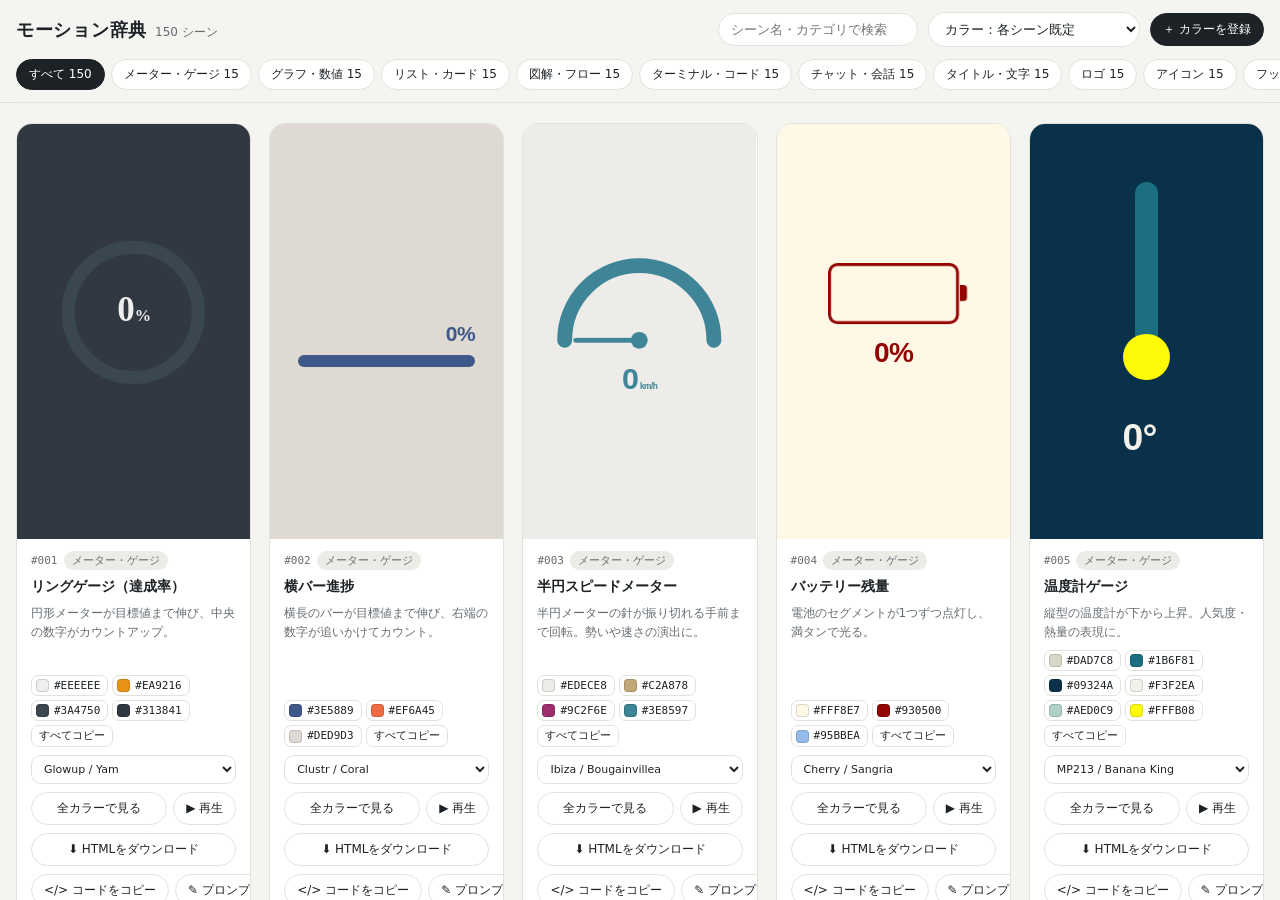
<file: index.html>
<!doctype html>
<html lang="ja"><head><meta charset="utf-8">
<meta name="viewport" content="width=device-width,initial-scale=1">
<title>モーション辞典</title>
<meta http-equiv="refresh" content="0; url=dictionary.html">
<style>body{margin:0;min-height:100vh;display:grid;place-items:center;font-family:"Noto Sans JP",system-ui,sans-serif;background:#F4F4F1;color:#1D2226}
@media (prefers-color-scheme: dark){body{background:#16191C;color:#ECEDEE}} a{color:inherit}</style>
</head><body><p><a href="dictionary.html">モーション辞典を開く</a></p></body></html>
</file>
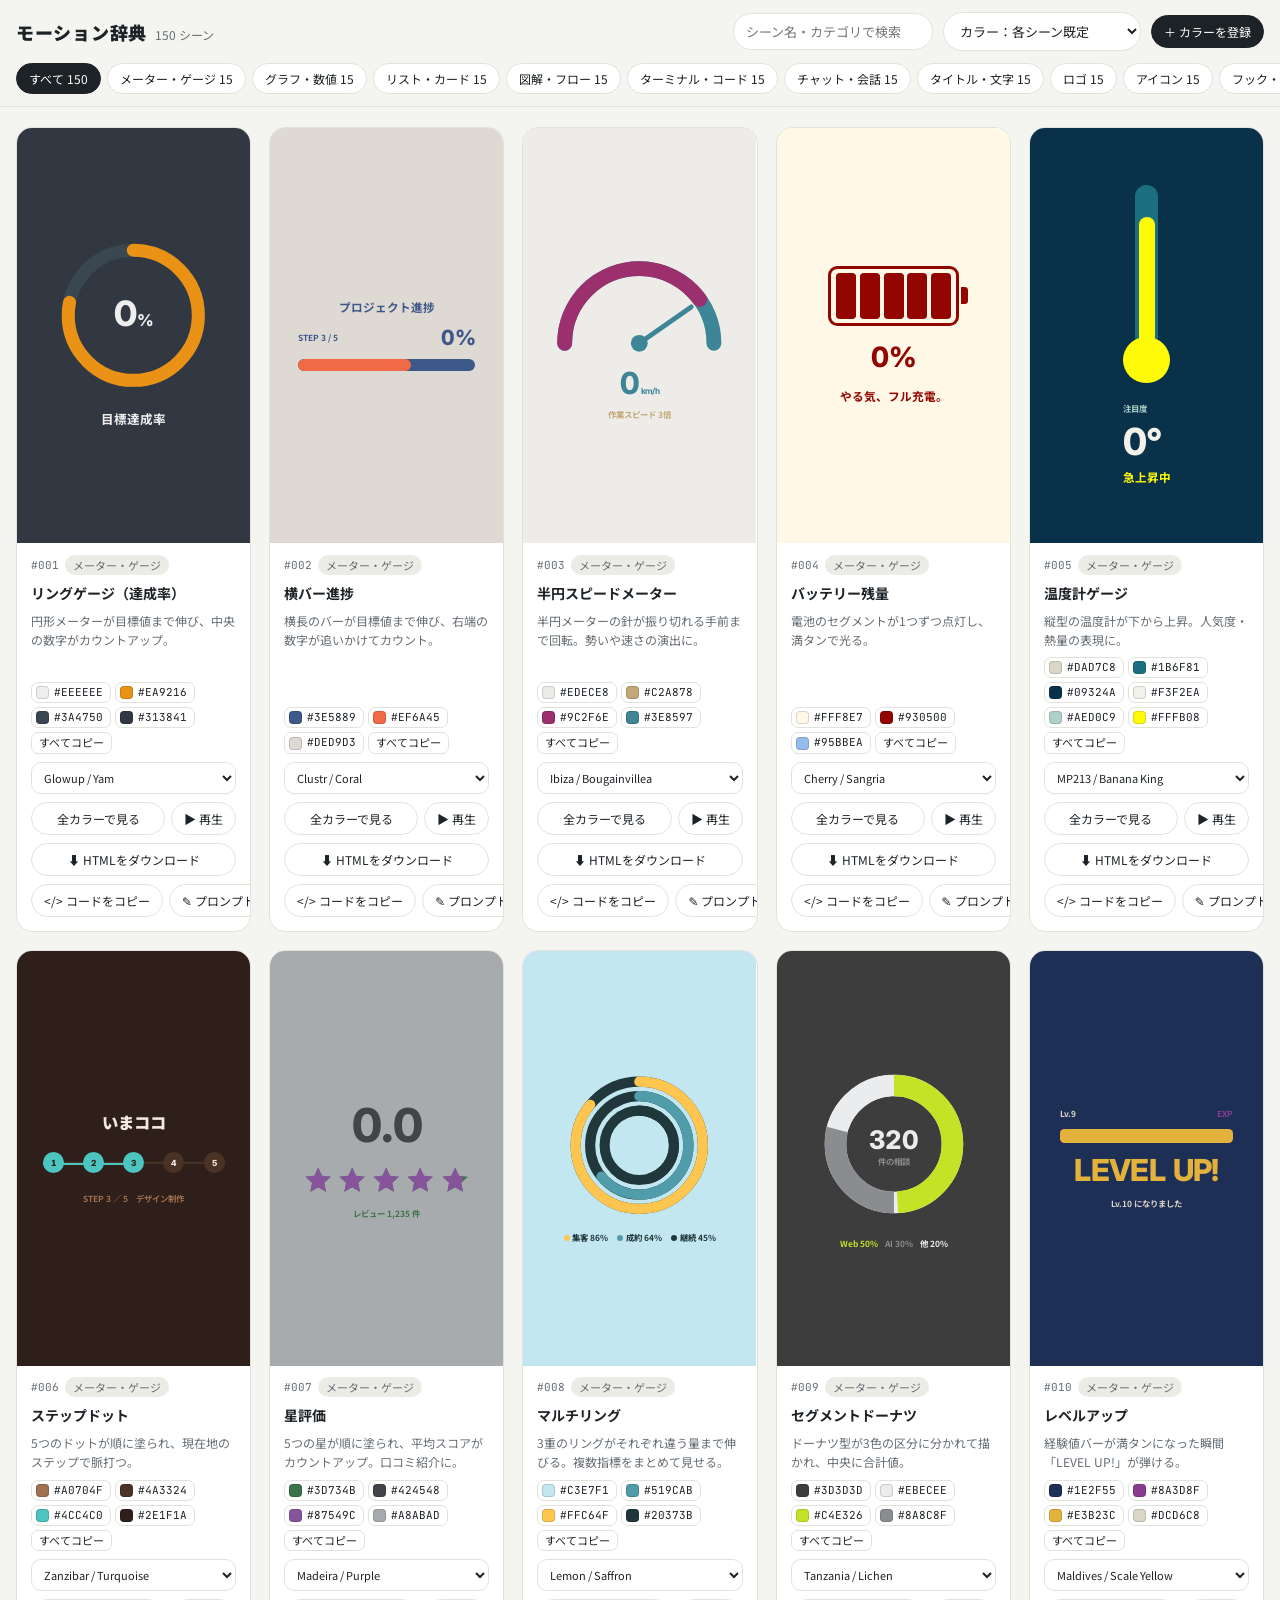
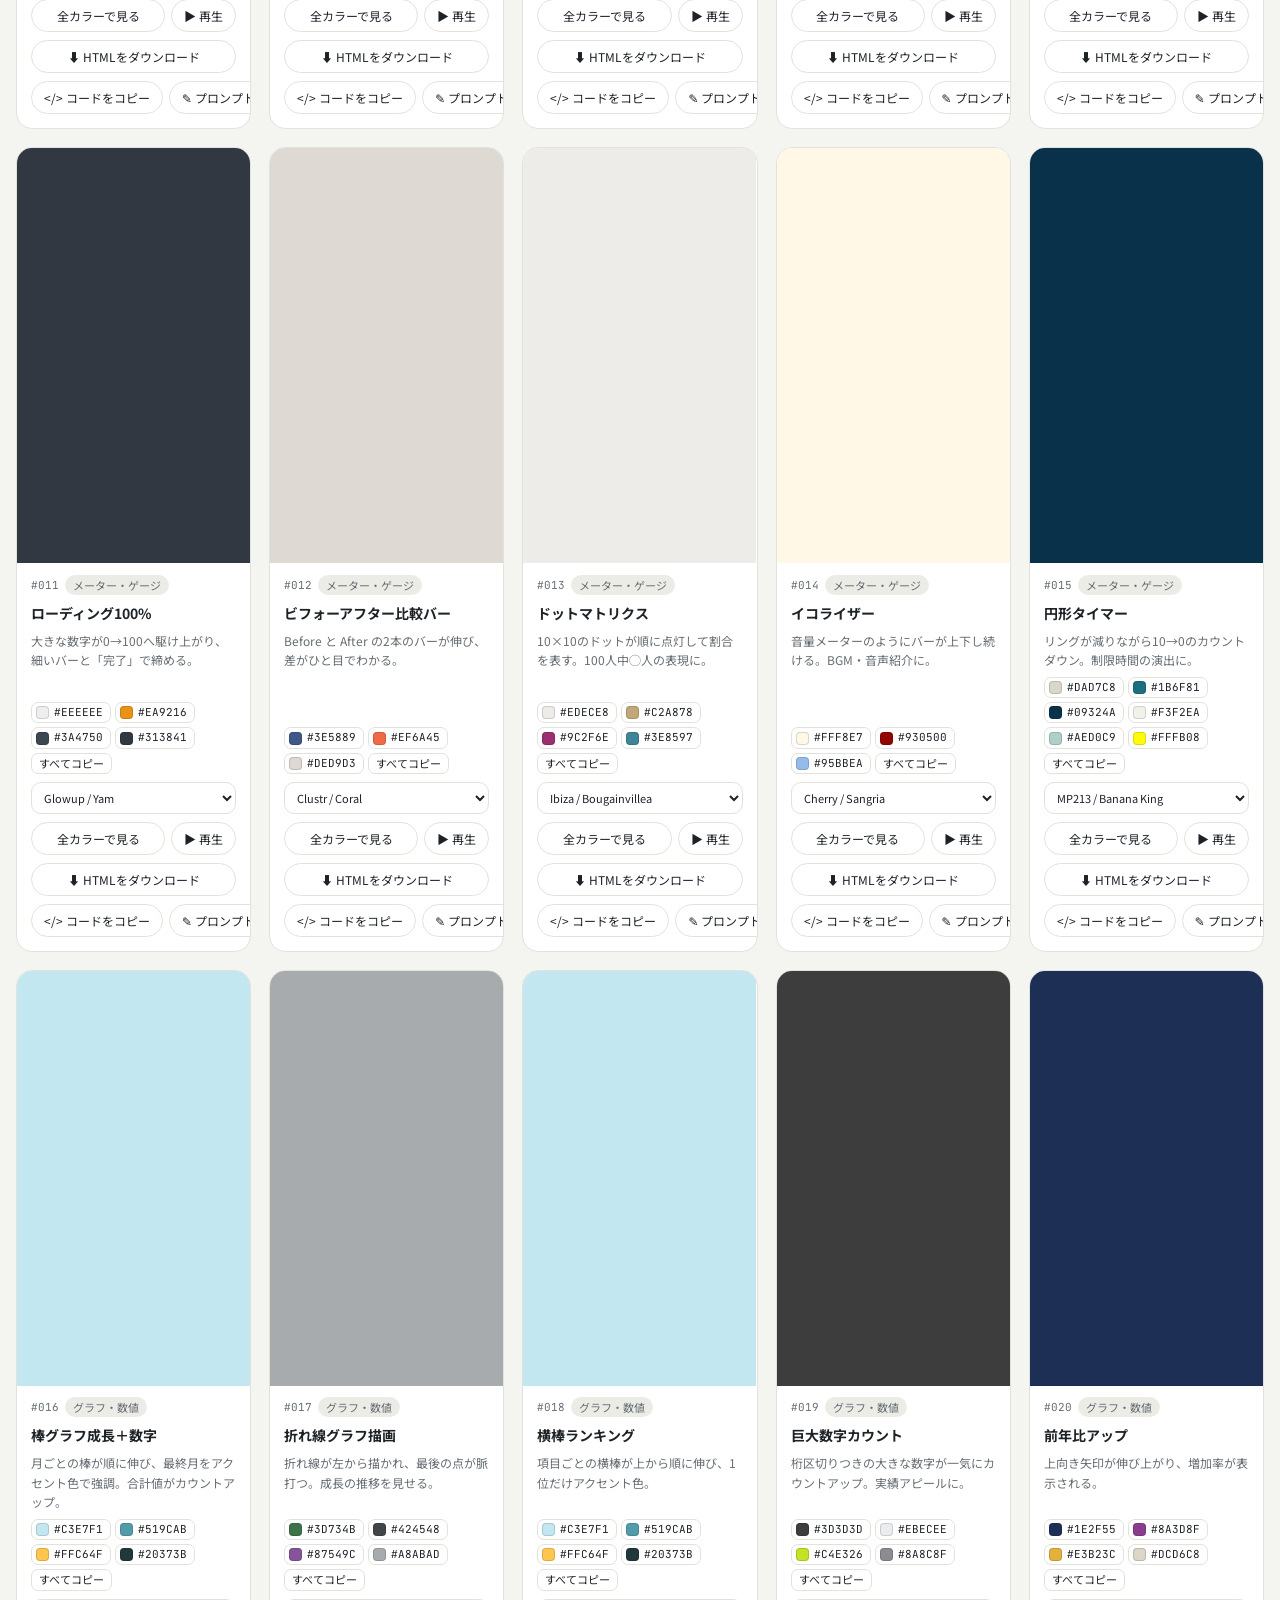
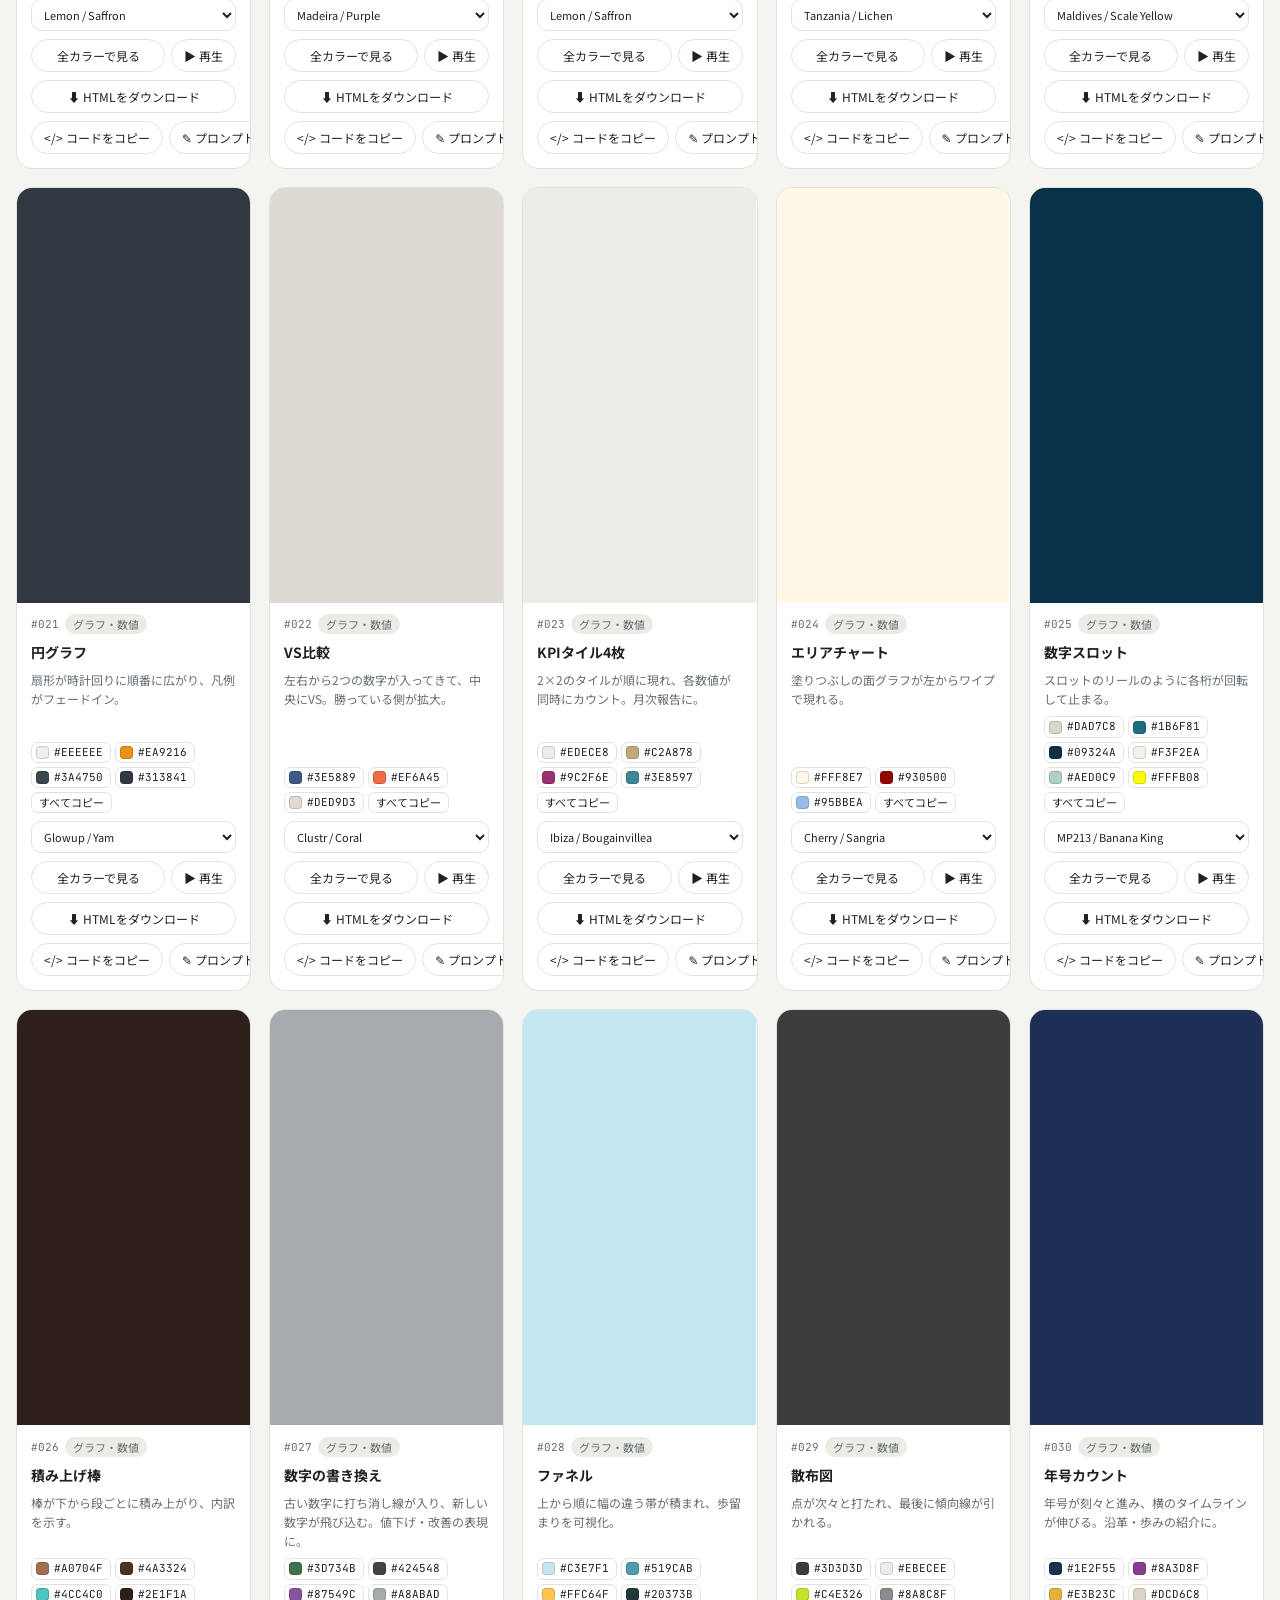
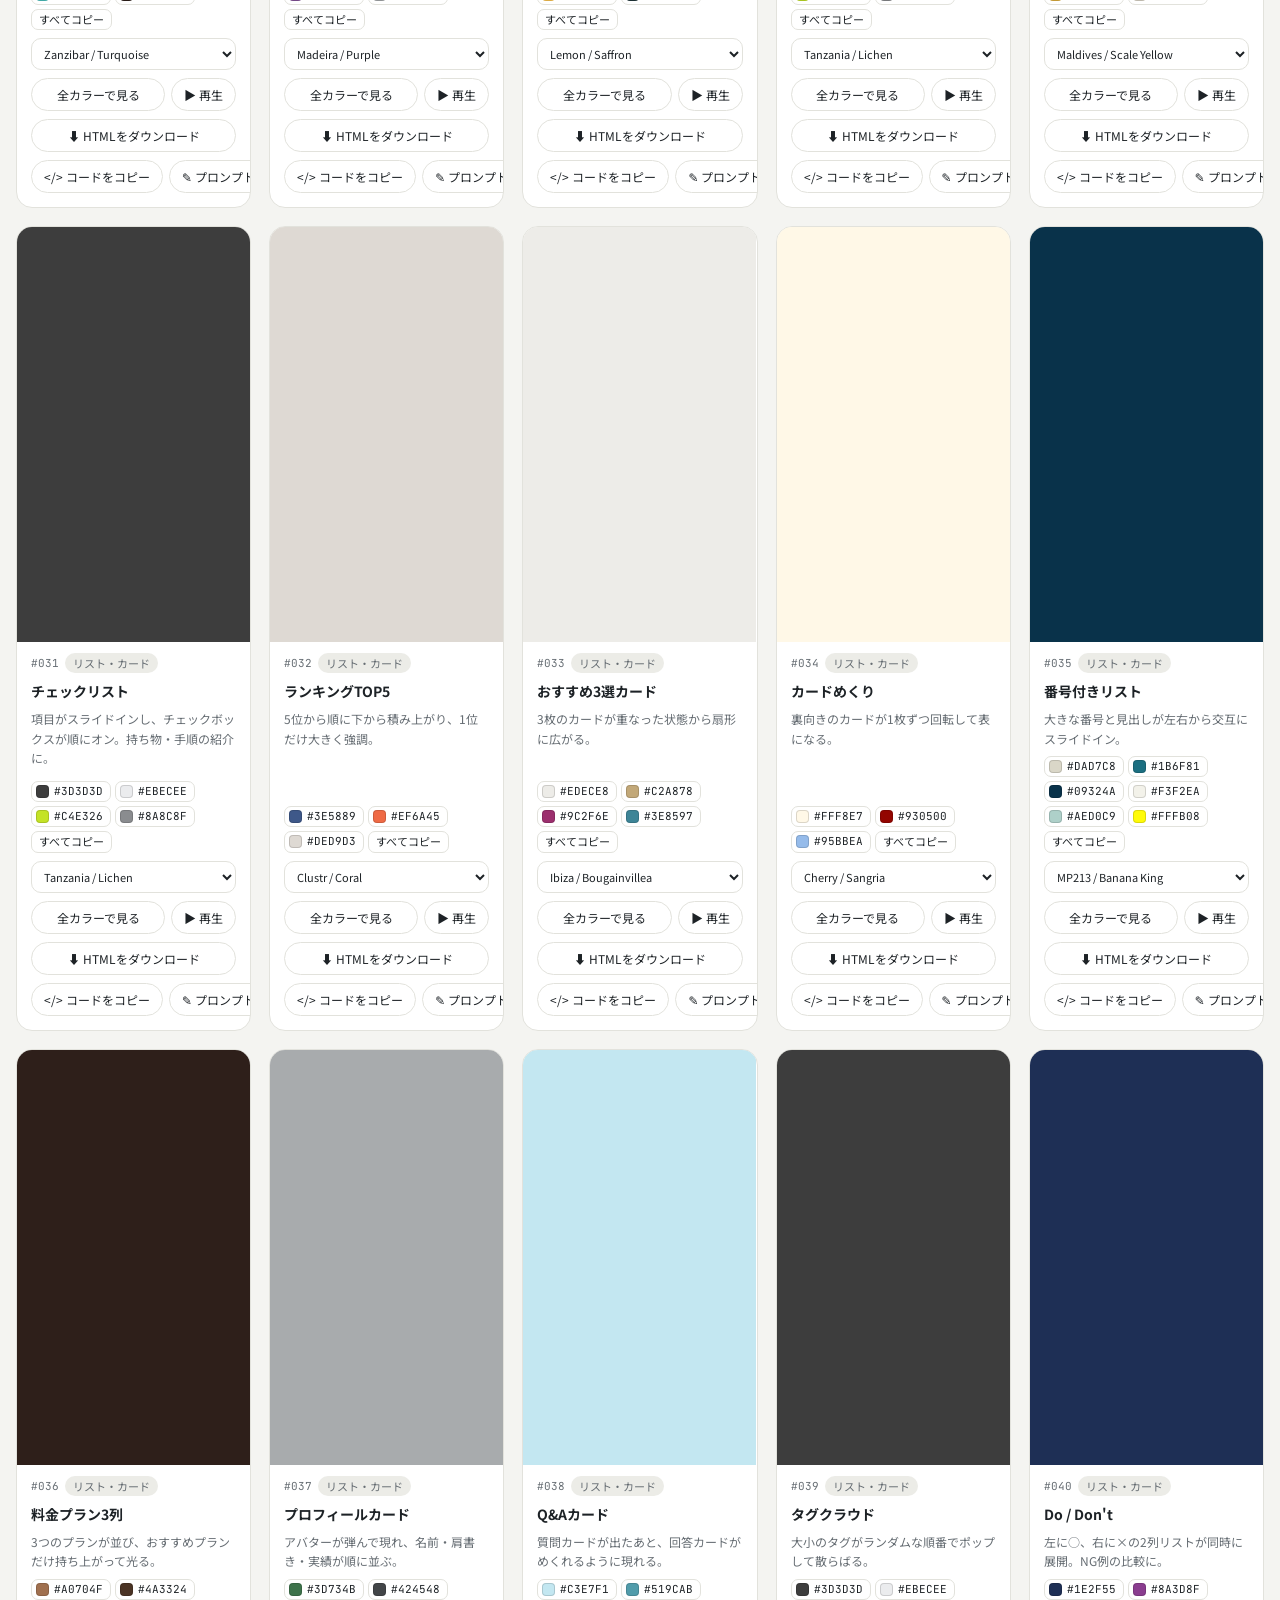
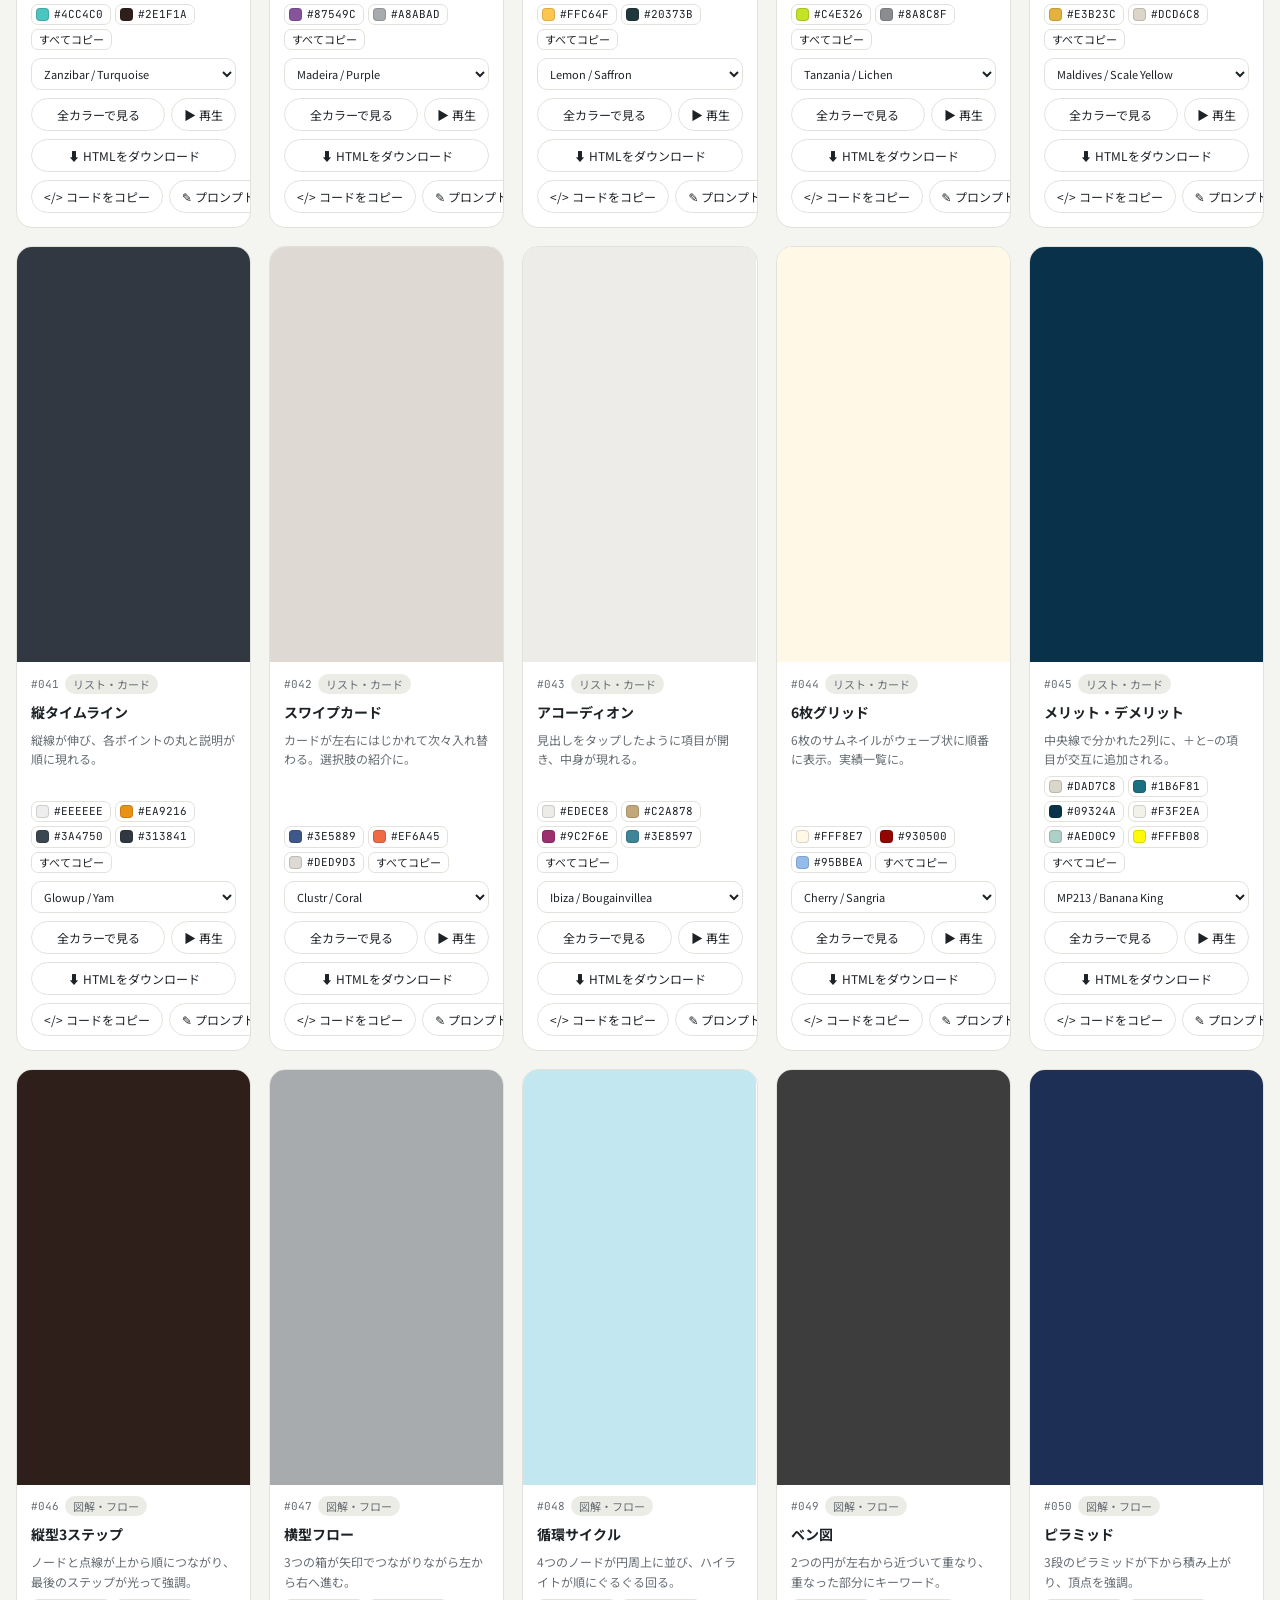
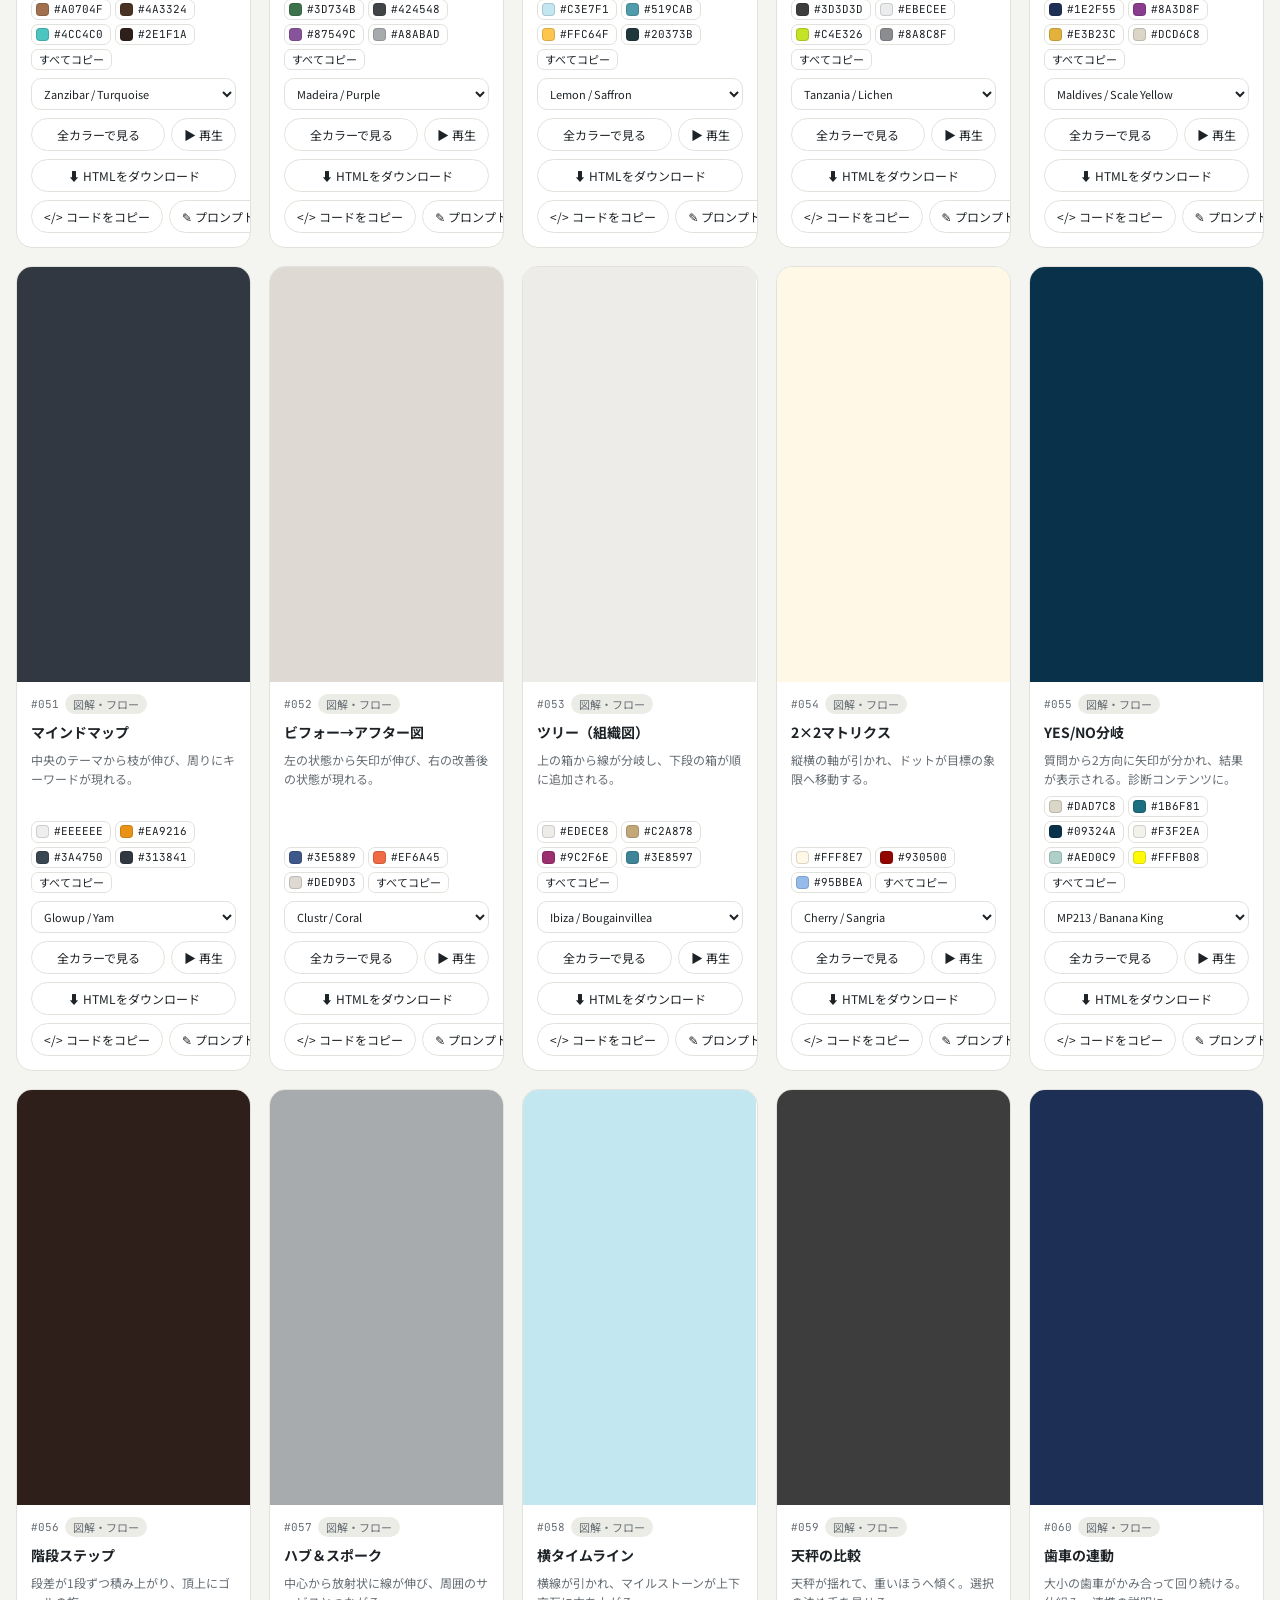
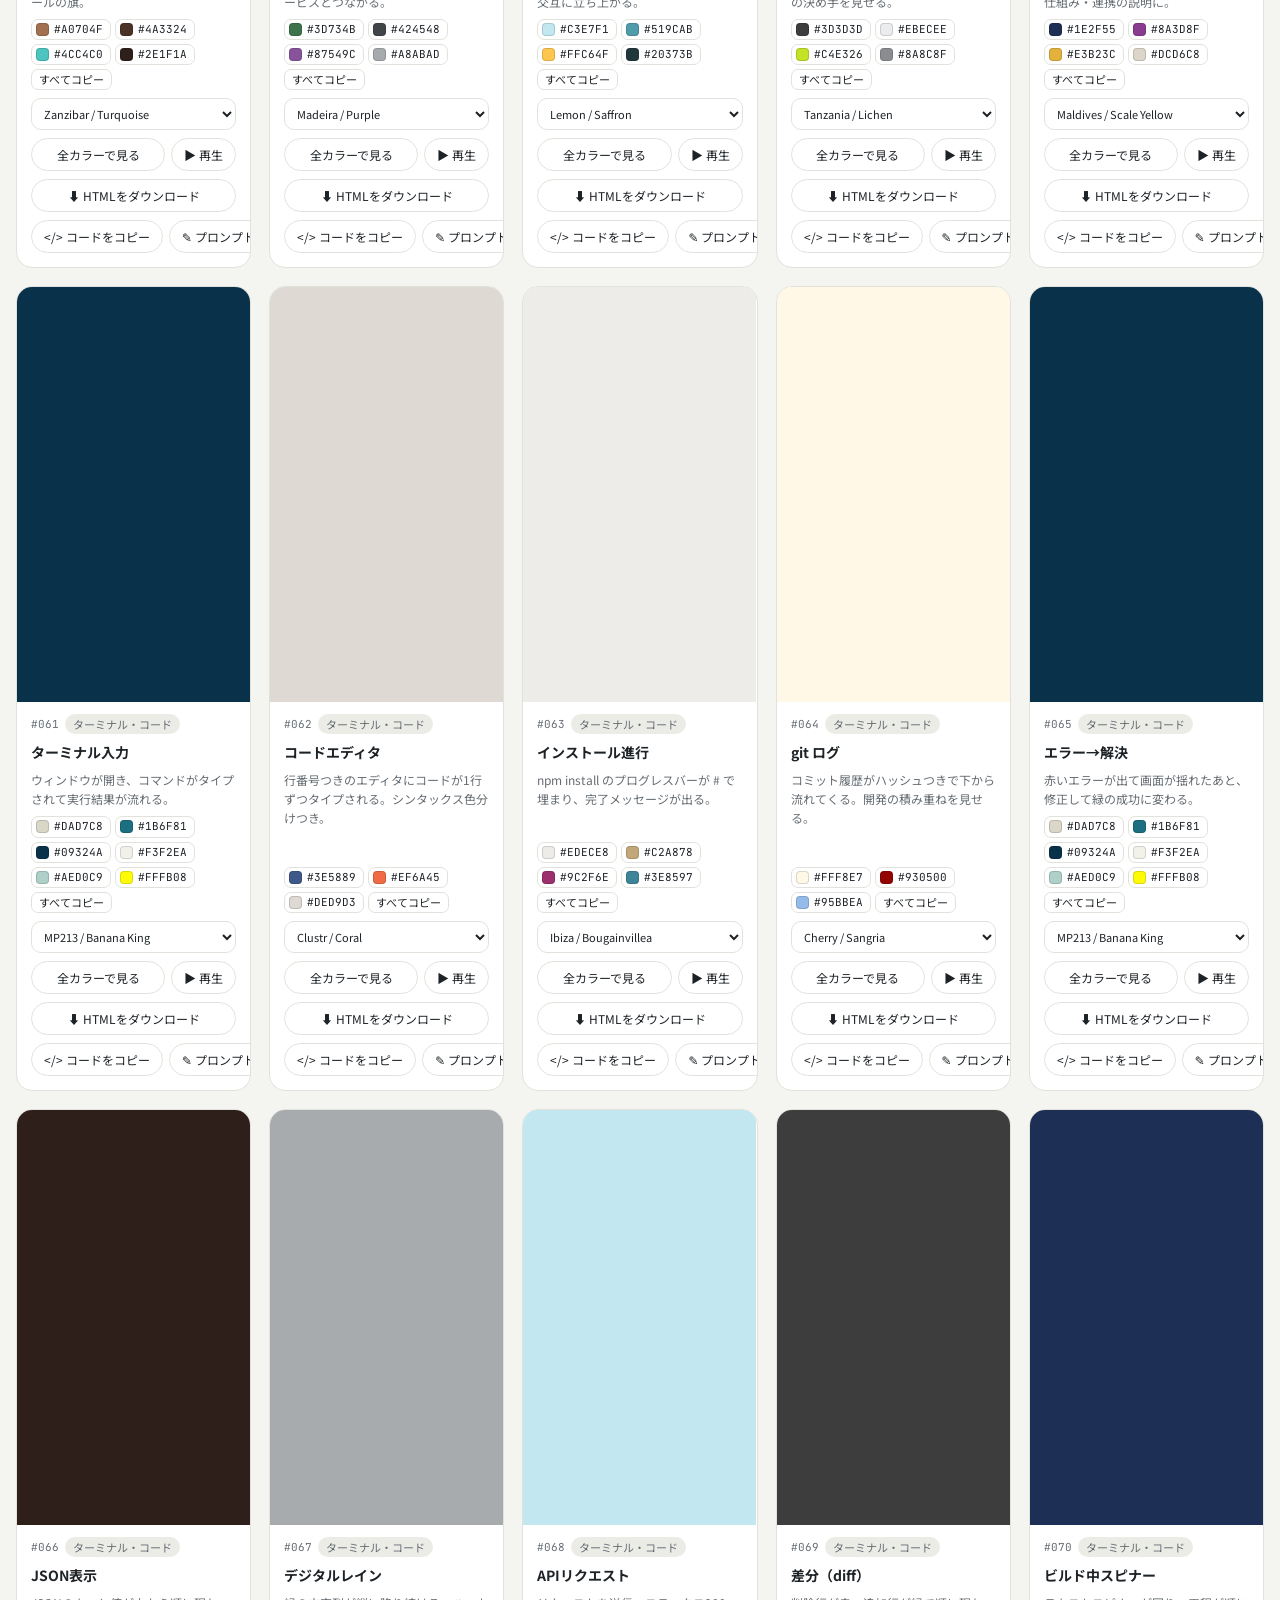
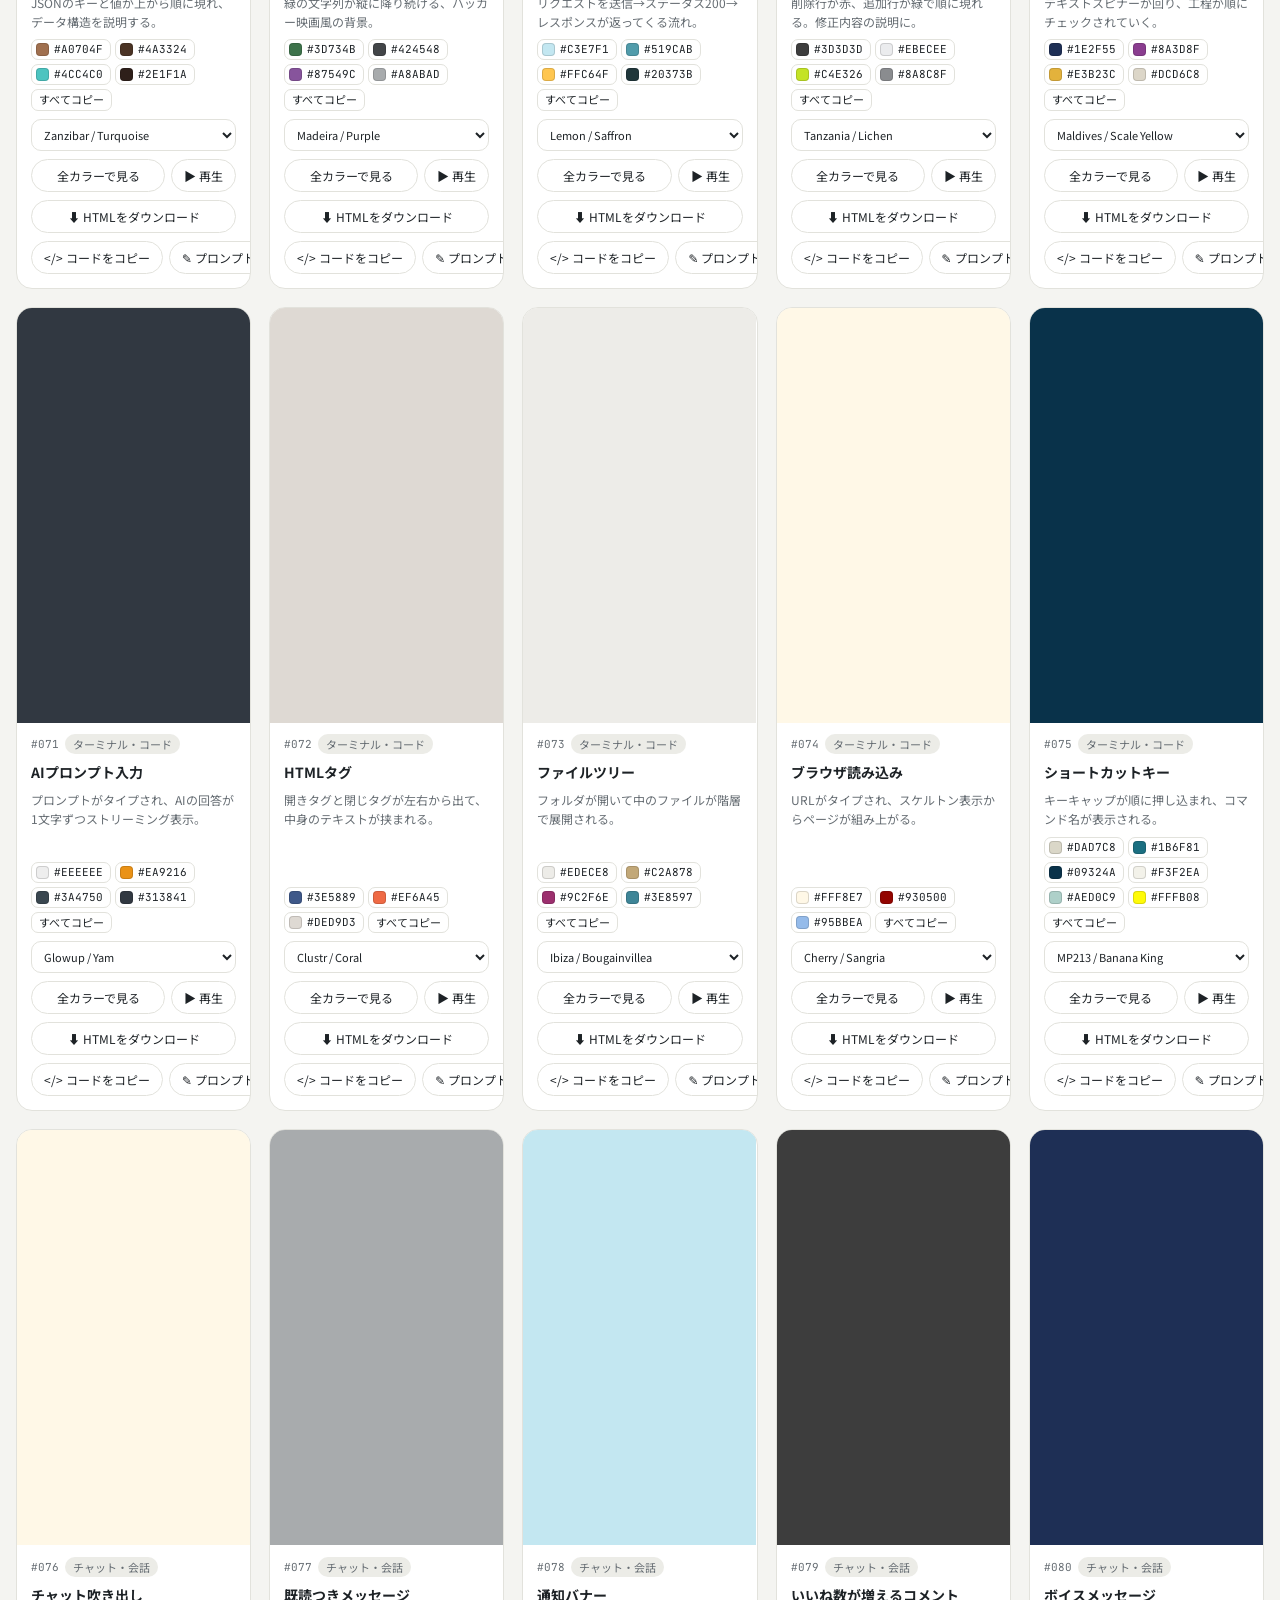
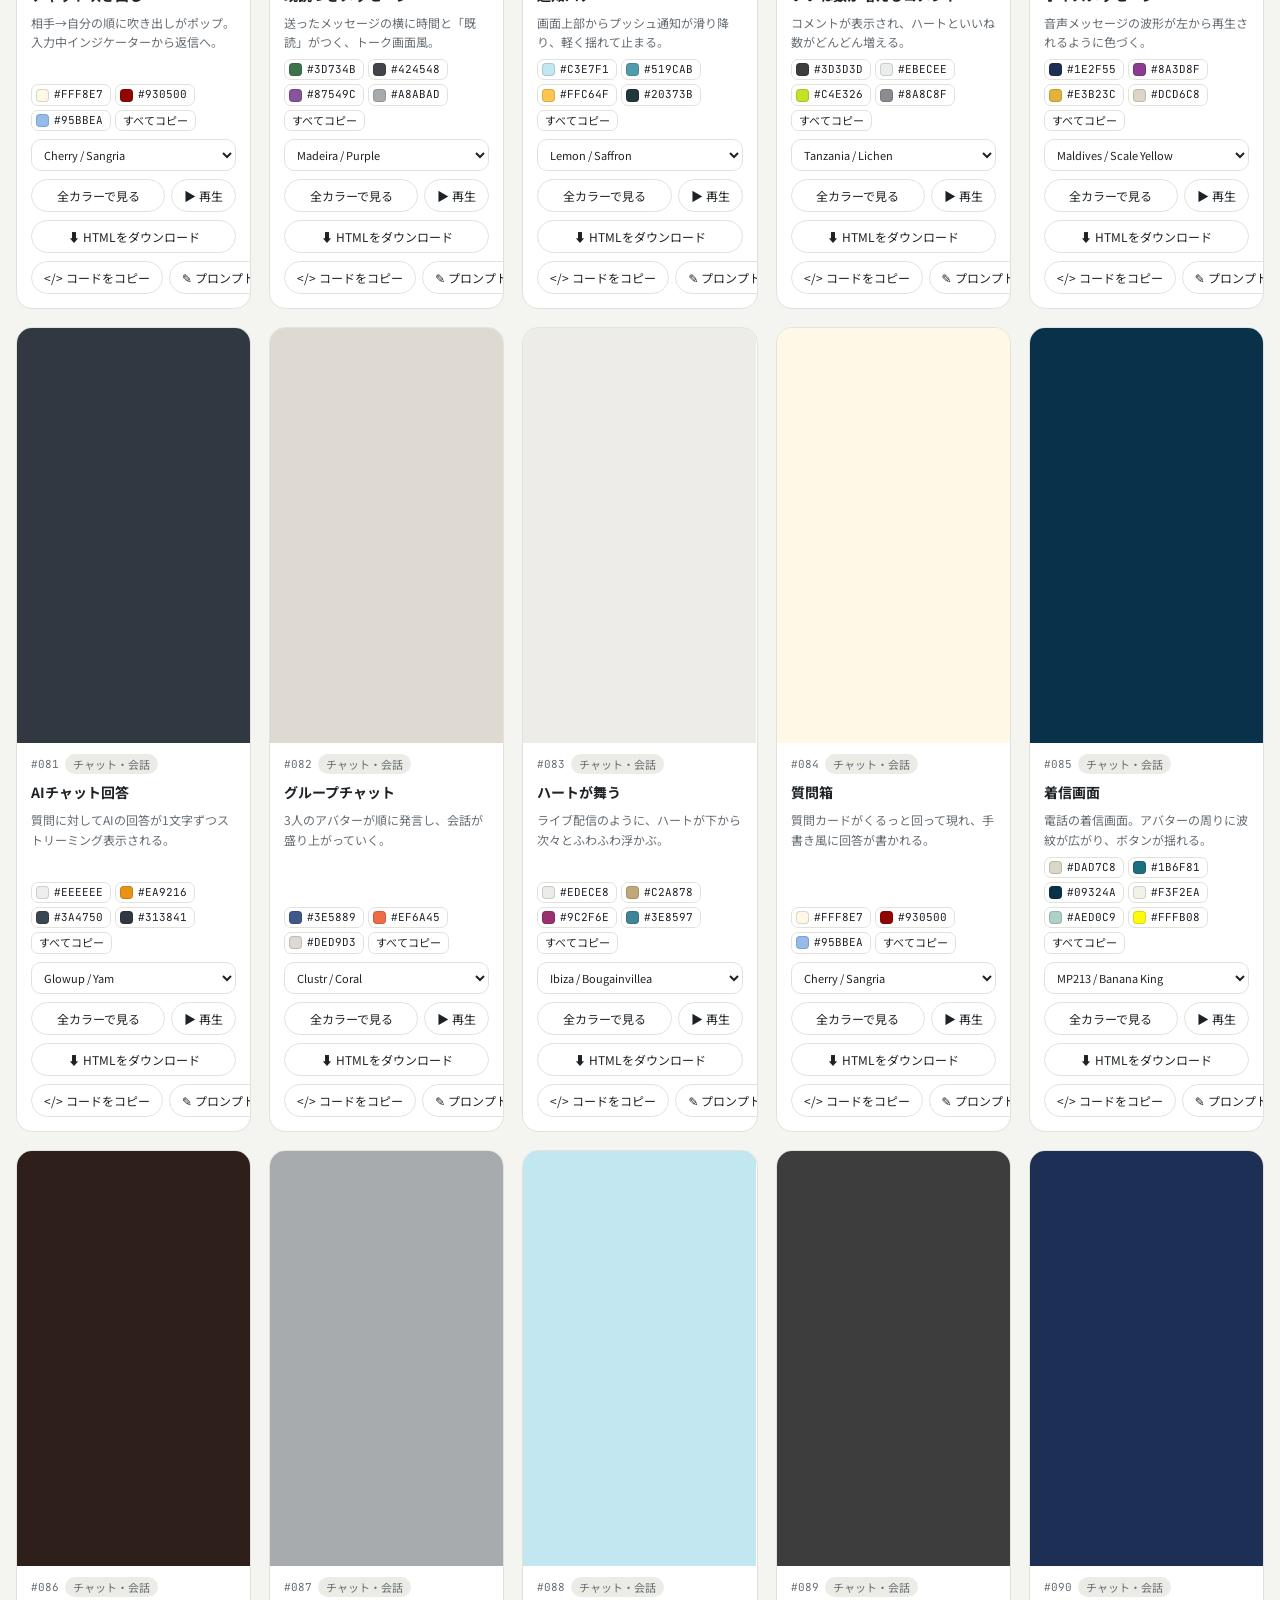
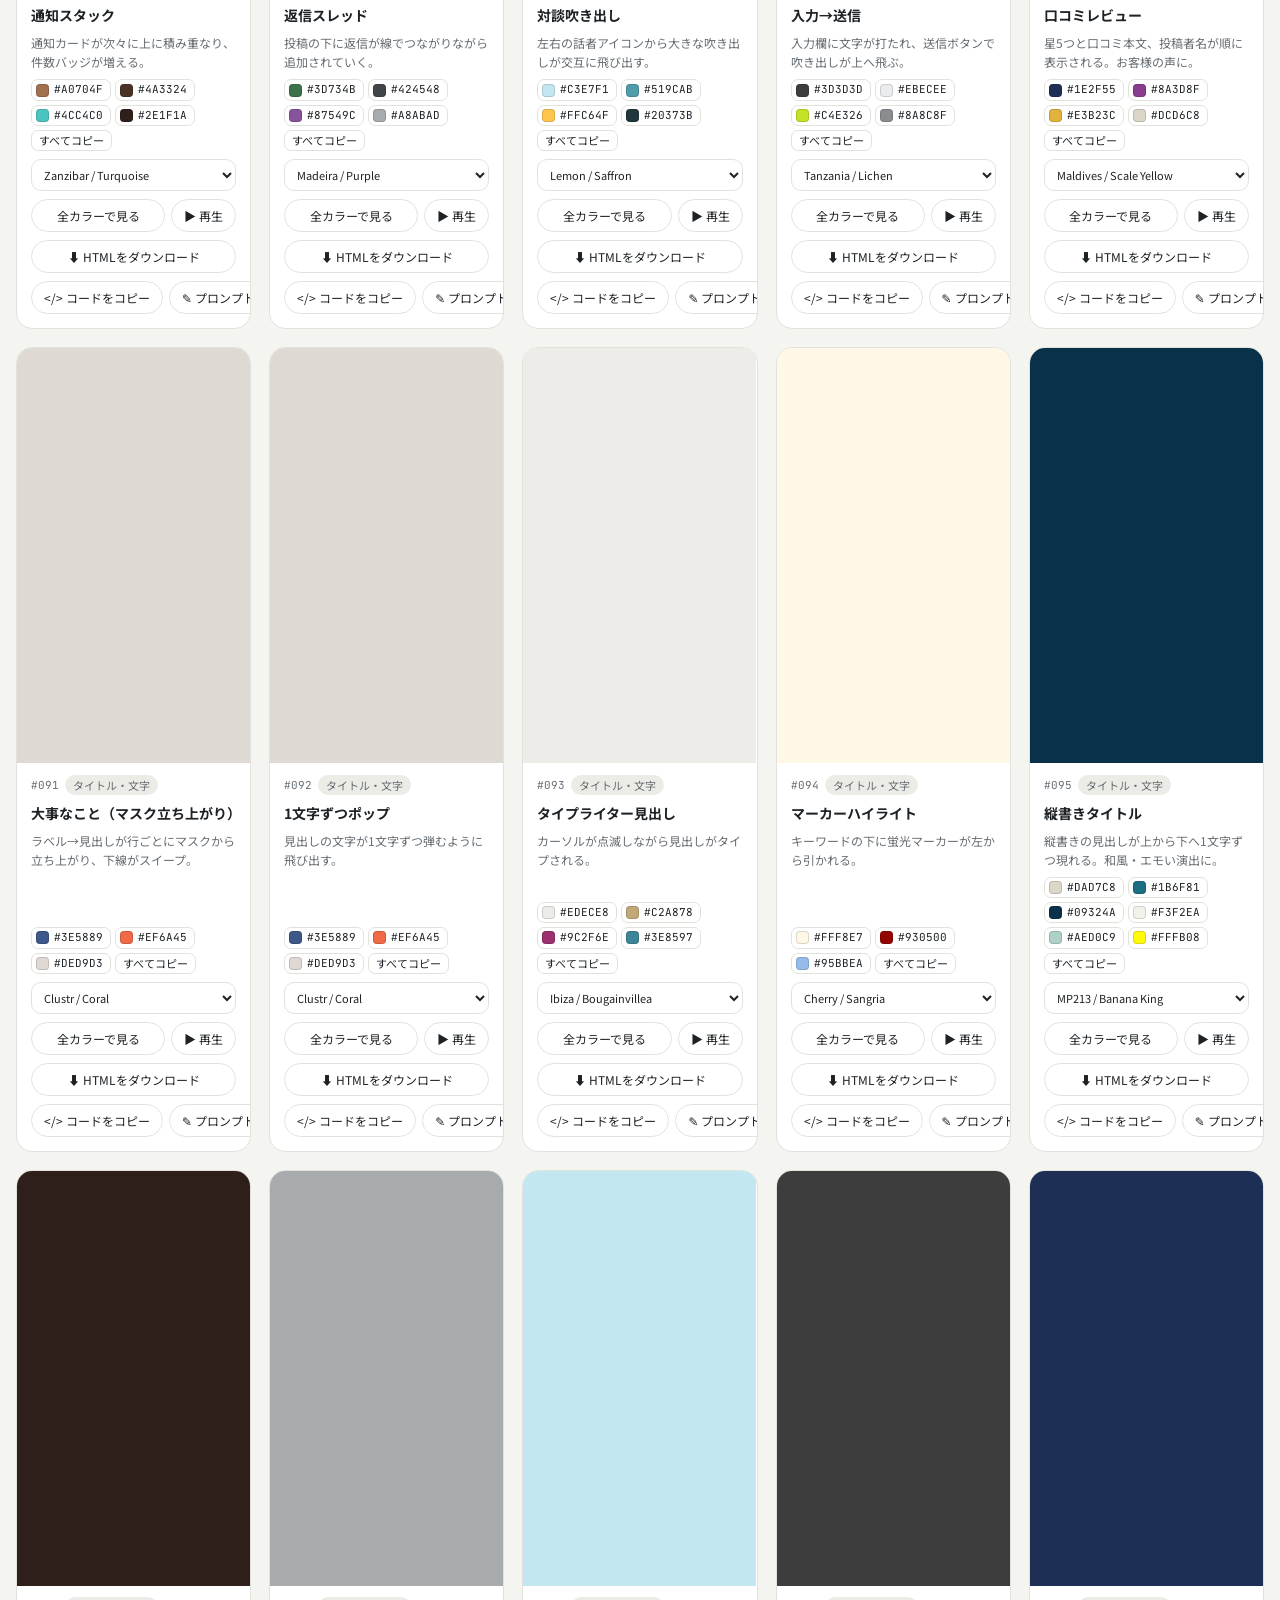
<file: dictionary.html>
<!doctype html><html lang="ja"><head><meta charset="utf-8"><meta name=viewport content="width=device-width,initial-scale=1"></head><body><title>モーション辞典</title>
<link rel="preconnect" href="https://fonts.googleapis.com">
<link href="https://fonts.googleapis.com/css2?family=Inter:wght@400;600;800&family=JetBrains+Mono:wght@400;600&family=Noto+Sans+JP:wght@400;500;700;900&display=swap" rel="stylesheet">
<style>
/* Layout: sticky toolbar → collapsible palette-registration panel → 9:16 scene grid; compare sheet overlays one scene in every palette */
:root{
  --ui-bg:#F4F4F1; --ui-card:#FFFFFF; --ui-ink:#1D2226; --ui-sub:#666D73; --ui-line:#E2E2DC; --ui-soft:#ECECE7; --ui-acc:#1D2226; --ui-onacc:#FFFFFF; --ui-warn:#B3261E;
  --f-ui:"Noto Sans JP",system-ui,sans-serif; --f-mono:"JetBrains Mono",ui-monospace,monospace;
}
@media (prefers-color-scheme: dark){:root:not([data-theme="light"]){
  --ui-bg:#16191C; --ui-card:#1F2327; --ui-ink:#ECEDEE; --ui-sub:#9AA1A7; --ui-line:#30353A; --ui-soft:#272C31; --ui-acc:#ECEDEE; --ui-onacc:#16191C; --ui-warn:#F2B8B5; color-scheme:dark}}
:root[data-theme="dark"]{
  --ui-bg:#16191C; --ui-card:#1F2327; --ui-ink:#ECEDEE; --ui-sub:#9AA1A7; --ui-line:#30353A; --ui-soft:#272C31; --ui-acc:#ECEDEE; --ui-onacc:#16191C; --ui-warn:#F2B8B5; color-scheme:dark}

*{box-sizing:border-box}
body{background:var(--ui-bg);color:var(--ui-ink);font-family:var(--f-ui);-webkit-font-smoothing:antialiased;margin:0}
h2,h3,p{margin:0}
header{position:sticky;top:env(safe-area-inset-top,0px);z-index:10;background:color-mix(in srgb,var(--ui-bg) 92%,transparent);backdrop-filter:blur(8px);border-bottom:1px solid var(--ui-line)}
.wrap{max-width:1280px;margin:0 auto;padding-inline:16px}
.bar{padding-block:12px;display:flex;gap:10px;align-items:center;flex-wrap:wrap}
.brand{font-weight:900;font-size:18px;letter-spacing:.04em;text-wrap:balance}
.brand small{font-weight:400;color:var(--ui-sub);font-size:12px;margin-left:8px;letter-spacing:0}
.spacer{flex:1}
input,select,textarea,button{font:inherit;color:var(--ui-ink)}
input[type=search],input[type=text],select,textarea{font-size:13px;padding:8px 12px;border:1px solid var(--ui-line);border-radius:10px;background:var(--ui-card);min-width:0}
input[type=search]{width:200px;border-radius:999px}
#allPal{border-radius:999px}
.btn{font-size:12px;padding:7px 12px;border-radius:999px;border:1px solid var(--ui-line);background:var(--ui-card);cursor:pointer;white-space:nowrap}
.btn:hover{background:var(--ui-soft)}
.btn.pri{background:var(--ui-acc);color:var(--ui-onacc);border-color:var(--ui-acc)}
.btn.pri:hover{opacity:.88}
.btn.danger{color:var(--ui-warn)}
:focus-visible{outline:2px solid var(--ui-ink);outline-offset:2px}
.cats{padding-block:0 12px;display:flex;gap:6px;overflow-x:auto}
.cat{white-space:nowrap;font-size:12px;padding:6px 12px;border-radius:999px;border:1px solid var(--ui-line);background:var(--ui-card);cursor:pointer}
.cat.on{background:var(--ui-acc);color:var(--ui-onacc);border-color:var(--ui-acc)}
main{padding-block:20px 60px}
.foot{padding-block:24px 48px;border-top:1px solid var(--ui-line);display:flex;flex-direction:column;gap:8px;font-size:12px;line-height:1.8;color:var(--ui-sub);max-width:1280px}
.foot b{color:var(--ui-ink)}

/* registration panel */
.reg{background:var(--ui-card);border:1px solid var(--ui-line);border-radius:16px;padding:18px;margin-bottom:22px;display:grid;grid-template-columns:minmax(0,1.1fr) minmax(0,1fr);gap:22px}
.reg h2{font-size:15px;font-weight:900;margin-bottom:4px}
.hint{font-size:12px;color:var(--ui-sub);line-height:1.7}
.fcol{display:flex;flex-direction:column;gap:12px;min-width:0}
.fld{display:flex;flex-direction:column;gap:5px}
.fld>span{font-size:12px;font-weight:700}
textarea{resize:vertical;min-height:62px;font-family:var(--f-mono);font-size:12px}
.roles{display:grid;grid-template-columns:repeat(auto-fill,minmax(180px,1fr));gap:8px}
.role{display:flex;align-items:center;gap:8px;padding:6px 8px;border:1px solid var(--ui-line);border-radius:10px}
.role input[type=color]{width:30px;height:30px;padding:0;border:0;background:none;cursor:pointer;flex:none}
.role div{display:flex;flex-direction:column;min-width:0;flex:1}
.role b{font-size:11px}
.role input[type=text]{padding:3px 6px;font-family:var(--f-mono);font-size:11px;border-radius:6px;width:100%}
.prev{display:grid;grid-template-columns:repeat(3,minmax(0,1fr));gap:8px}
.prev .stage{border-radius:10px}
.actions{display:flex;gap:8px;flex-wrap:wrap;align-items:center}
.status{font-size:12px;color:var(--ui-sub)}
.mine{display:flex;flex-direction:column;gap:6px}
.mine li{list-style:none;display:flex;flex-wrap:wrap;align-items:center;gap:8px;padding:6px 8px;border:1px solid var(--ui-line);border-radius:10px;font-size:12px}
.mine ul{margin:0;padding:0;display:flex;flex-direction:column;gap:6px}
.mine li span.n{flex:1;min-width:0;overflow:hidden;text-overflow:ellipsis;white-space:nowrap;font-weight:700}
@media (max-width:760px){.reg{grid-template-columns:1fr}}

/* cards */
.grid{display:grid;grid-template-columns:repeat(auto-fill,minmax(220px,1fr));gap:18px}
.card{background:var(--ui-card);border:1px solid var(--ui-line);border-radius:16px;overflow:hidden;display:flex;flex-direction:column}
.meta{padding:12px 14px 14px;display:flex;flex-direction:column;gap:8px;flex:1}
.row{display:flex;align-items:center;gap:6px}
.id{font-family:var(--f-mono);font-size:11px;color:var(--ui-sub);font-variant-numeric:tabular-nums}
.tag{font-size:11px;padding:2px 8px;border-radius:999px;background:var(--ui-soft);color:var(--ui-sub)}
.name{font-weight:700;font-size:14px;text-wrap:balance}
.desc{font-size:12px;color:var(--ui-sub);line-height:1.6;flex:1}
.chips{display:flex;gap:3px;flex-wrap:wrap}
.chips i{width:14px;height:14px;border-radius:4px;box-shadow:inset 0 0 0 1px rgba(0,0,0,.12)}
.card select{padding:6px 8px;font-size:11px;flex:1}
@media (max-width:520px){.grid{grid-template-columns:repeat(2,minmax(0,1fr));gap:10px}.meta{padding:10px}.desc{display:none}.hex{font-size:10px}.meta .row{flex-wrap:wrap}.meta .row .btn{flex:1}}

/* copyable codes */
.codes{display:flex;flex-wrap:wrap;gap:4px}
.hex{display:inline-flex;align-items:center;gap:5px;font-family:var(--f-mono);font-size:11px;font-variant-numeric:tabular-nums;padding:3px 7px 3px 4px;border-radius:7px;border:1px solid var(--ui-line);background:var(--ui-card);cursor:copy;line-height:1.2}
.hex i{width:13px;height:13px;border-radius:4px;box-shadow:inset 0 0 0 1px rgba(0,0,0,.14);flex:none}
.hex:hover{background:var(--ui-soft)}
.hex.all{font-family:var(--f-ui);padding-left:7px}
.hex.done,.btn.done{border-color:var(--ui-ink)}
.toast{position:fixed;left:50%;bottom:calc(env(safe-area-inset-bottom,0px) + 20px);transform:translate(-50%,20px);opacity:0;z-index:80;background:var(--ui-acc);color:var(--ui-onacc);font-size:12px;padding:8px 14px;border-radius:999px;transition:.2s;pointer-events:none;font-family:var(--f-mono)}
.toast.show{opacity:1;transform:translate(-50%,0)}

/* compare sheet */
.sheet{position:fixed;inset:0;z-index:50;background:var(--ui-bg);overflow:auto;padding-block:calc(env(safe-area-inset-top,0px) + 16px) 40px}
.sheet .top{display:flex;gap:10px;align-items:center;flex-wrap:wrap;margin-bottom:16px}
.sheet h3{font-size:16px;font-weight:900}
.cgrid{display:grid;grid-template-columns:repeat(auto-fill,minmax(150px,1fr));gap:14px}
.ctile{display:flex;flex-direction:column;gap:6px;min-width:0}
.pick{display:flex;flex-direction:column;gap:6px;border:0;padding:0;background:none;cursor:pointer;text-align:left}
.pick .stage{border-radius:12px;outline:2px solid transparent;outline-offset:2px}
.ctile.on .pick .stage{outline-color:var(--ui-ink)}
.pick span{font-size:11px;font-weight:700}
.pick:hover .stage{outline-color:var(--ui-sub)}
@media (prefers-reduced-motion: reduce){.stage *{animation-duration:.01s!important;animation-delay:0s!important}}
[hidden]{display:none!important}
</style>
<link rel="stylesheet" href="src/core.css">
<header>
  <div class="wrap bar">
    <div class="brand">モーション辞典<small id="count"></small></div>
    <div class="spacer"></div>
    <input type="search" id="q" placeholder="シーン名・カテゴリで検索" aria-label="検索">
    <select id="allPal" aria-label="全シーンのカラーを一括変更"></select>
    <button class="btn pri" id="openReg" type="button">＋ カラーを登録</button>
  </div>
  <div class="wrap cats" id="cats"></div>
</header>

<main class="wrap">
  <section class="reg" id="reg" hidden>
    <div class="fcol">
      <div>
        <h2>カラーの組み合わせを登録</h2>
        <p class="hint">HEXコードを貼り付けて「自動で割り当て」を押すと、背景・文字・アクセントなどの役割に振り分けます。右のプレビューを見ながら、各色を個別に調整できます。</p>
      </div>
      <label class="fld"><span>名前</span><input type="text" id="pName" placeholder="例：Tanzania / Lichen" maxlength="40"></label>
      <label class="fld"><span>HEXコード（2〜7色、改行・スペース・カンマ区切り）</span>
        <textarea id="pHex" placeholder="#3D3D3D #EBECEE #C4E326 #8A8C8F"></textarea></label>
      <div class="actions">
        <button class="btn" id="auto" type="button">自動で割り当て</button>
        <button class="btn" id="flip" type="button">明暗を反転</button>
        <span class="status" id="autoMsg"></span>
      </div>
      <div class="roles" id="roles"></div>
      <div class="actions">
        <button class="btn pri" id="save" type="button">登録する</button>
        <button class="btn" id="closeReg" type="button">閉じる</button>
        <span class="status" id="saveMsg"></span>
      </div>
    </div>
    <div class="fcol">
      <div class="fld"><span>プレビュー</span><div class="prev" id="prev"></div></div>
      <div class="mine fld"><span>登録済みのカラー</span><ul id="mine"></ul><p class="hint" id="storeNote"></p></div>
    </div>
  </section>

  <div class="grid" id="grid"></div>
</main>

<footer class="wrap foot">
  <p><b>ご利用について</b>　この辞典のシーン（デザイン・コード）の<b>再配布と販売は禁止</b>です。そのまま、または手を加えて配布・公開・販売することはできません。</p>
  <p><b>カラーの登録について</b>　登録したカラーは、見ている方のブラウザ（localStorage）にだけ保存されます。サーバーには送られず、辞典そのものや、ほかの方の画面は変わりません。閲覧データを消したとき・シークレットウィンドウを閉じたとき・別の端末やブラウザで開いたときは表示されません。</p>
  <p>© 2026 FUN WEB DESIGN</p>
</footer>

<div class="sheet" id="sheet" hidden>
  <div class="wrap">
    <div class="top">
      <h3 id="sheetTitle"></h3>
      <span class="status">タイルを押すと、そのカラーをこのシーンに適用します</span>
      <div class="spacer"></div>
      <button class="btn" id="sheetReplay" type="button">▶ すべて再生</button>
      <button class="btn pri" id="sheetClose" type="button">閉じる</button>
    </div>
    <div class="cgrid" id="cgrid"></div>
  </div>
</div>

<script src="src/core.js"></script>
<script src="src/scenes/01-meter.js"></script>
<script src="src/scenes/02-graph.js"></script>
<script src="src/scenes/03-list.js"></script>
<script src="src/scenes/04-flow.js"></script>
<script src="src/scenes/05-terminal.js"></script>
<script src="src/scenes/06-chat.js"></script>
<script src="src/scenes/07-title.js"></script>
<script src="src/scenes/08-logo.js"></script>
<script src="src/scenes/09-icon.js"></script>
<script src="src/scenes/10-hook.js"></script>
<script src="src/index.js"></script>
<script src="src/reproduce.js"></script>
<script>
/* ===== Palette registry ===== */
const BUILTIN = Object.keys(PALETTES);
Object.values(PALETTES).forEach(p=>p.builtin=true);
let USER = {};            // id -> palette
const allPalettes = ()=>({...PALETTES, ...USER});
const palOf = k => allPalettes()[k] || PALETTES.glowup;

/* per-viewer convenience: remembered palette per scene */
const LS = {
  get(k,d){ try{ const v=localStorage.getItem(k); return v?JSON.parse(v):d; }catch(e){ return d; } },
  set(k,v){ try{ localStorage.setItem(k,JSON.stringify(v)); }catch(e){} }
};
const choice = LS.get("md.choice2",{});

/* color utils */
const hexOk = h => /^#[0-9a-f]{6}$/i.test(h);
function norm(h){ h=h.trim().replace(/^#?/,"#"); if(/^#[0-9a-f]{3}$/i.test(h)) h="#"+[...h.slice(1)].map(c=>c+c).join(""); return hexOk(h)?h.toUpperCase():null; }
function rgb(h){ const n=parseInt(h.slice(1),16); return [n>>16&255,n>>8&255,n&255]; }
function lum(h){ return rgb(h).map(v=>{v/=255;return v<=.03928?v/12.92:Math.pow((v+.055)/1.055,2.4)}).reduce((a,v,i)=>a+v*[.2126,.7152,.0722][i],0); }
function contrast(a,b){ const x=lum(a),y=lum(b); return (Math.max(x,y)+.05)/(Math.min(x,y)+.05); }
function chroma(h){ const c=rgb(h); return Math.max(...c)-Math.min(...c); }
const better = (base, a, b) => contrast(base,a) >= contrast(base,b) ? a : b;

function autoAssign(list, dark=true){
  const s=[...list].sort((a,b)=>lum(a)-lum(b));
  const bg = dark ? s[0] : s[s.length-1];
  const ink = dark ? s[s.length-1] : s[0];
  let rest = list.filter(c=>c!==bg && c!==ink);
  const acc = rest.length ? [...rest].sort((a,b)=>chroma(b)-chroma(a))[0] : ink;
  rest = rest.filter(c=>c!==acc);
  const surf = rest.length ? [...rest].sort((a,b)=>Math.abs(lum(a)-lum(bg))-Math.abs(lum(b)-lum(bg)))[0] : (list.length>2?acc:ink);
  rest = rest.filter(c=>c!==surf);
  const sub = rest[0] || surf;
  return {bg, ink, surf, onSurf:better(surf,ink,bg), acc, onAcc:better(acc,bg,ink), sub};
}

/* ===== Scene playback (timer per stage) ===== */
function play(stage, s){
  clearTimeout(stage._t);
  mount(stage, s);
  stage._t = setTimeout(()=>{ if(stage.isConnected) play(stage,s); }, s.loop);
}
function chipsHTML(p){ return (p.chips||ROLES.map(([k])=>p[k])).map(c=>`<i style="background:${c}"></i>`).join(""); }
function optionsHTML(sel, withDefault){
  const all = allPalettes();
  const b = BUILTIN.map(k=>`<option value="${k}" ${k===sel?"selected":""}>${all[k].name}</option>`).join("");
  const u = Object.keys(USER).map(k=>`<option value="${k}" ${k===sel?"selected":""}>${esc(USER[k].name)}</option>`).join("");
  return (withDefault?`<option value="">カラー：各シーン既定</option>`:"")+`<optgroup label="サンプル">${b}</optgroup>`+(u?`<optgroup label="登録したカラー">${u}</optgroup>`:"");
}
function codesOf(p){ return p.chips||ROLES.map(([k])=>p[k]).filter((v,i,a)=>a.indexOf(v)===i); }
function codesHTML(p){
  const c=codesOf(p);
  return c.map(h=>`<button class="hex" type="button" data-hex="${h}" title="${h} をコピー"><i style="background:${h}"></i>${h}</button>`).join("")
    + `<button class="hex all" type="button" data-hex="${c.join(" ")}" title="すべてのHEXをコピー">すべてコピー</button>`;
}
const toast=document.createElement("div"); toast.className="toast"; toast.setAttribute("role","status"); document.body.appendChild(toast);
function showToast(t){ toast.textContent=t; toast.classList.add("show"); clearTimeout(toast._t); toast._t=setTimeout(()=>toast.classList.remove("show"),1600); }
function fallbackCopy(text){
  const ta=document.createElement("textarea"); ta.value=text; ta.setAttribute("readonly",""); ta.style.cssText="position:fixed;opacity:0;top:0;left:0";
  document.body.appendChild(ta); ta.select(); let ok=false; try{ ok=document.execCommand("copy"); }catch(e){} ta.remove(); return ok;
}
function copyText(text, msg, b){
  const done=()=>{ showToast(msg); if(b){ b.classList.add("done"); setTimeout(()=>b.classList.remove("done"),1200); } };
  const fail=()=>{ if(fallbackCopy(text)) done(); else showToast("コピーできませんでした。長押しで選択してください"); };
  try{ navigator.clipboard.writeText(text).then(done,fail); }catch(err){ fail(); }
}
/* 1シーンだけが動く HTML をファイルとして保存（テキストエディットで貼る手間と、RTF で保存してしまう失敗をなくす） */
function downloadCode(s, pal, b){
  const name=`${String(s.id).padStart(3,"0")}_${s.name.replace(/[\\/:*?"<>|]/g,"").replace(/\s+/g,"_")}.html`;
  const url=URL.createObjectURL(new Blob([buildCode(s,pal)],{type:"text/html;charset=utf-8"}));
  const a=document.createElement("a"); a.href=url; a.download=name; document.body.appendChild(a); a.click(); a.remove();
  setTimeout(()=>URL.revokeObjectURL(url),4000);
  showToast(`${name} を保存しました（ダブルクリックで開けます）`);
  if(b){ b.classList.add("done"); setTimeout(()=>b.classList.remove("done"),1200); }
}
document.addEventListener("click",e=>{
  const b=e.target.closest("[data-hex]"); if(!b) return;
  copyText(b.dataset.hex, "コピーしました："+b.dataset.hex, b);
});
function esc(t){ const d=document.createElement("div"); d.textContent=t; return d.innerHTML; }

/* ===== Cards ===== */
const grid = document.getElementById("grid");
const state = {cat:"すべて", q:"", all:""};
const cards = [];
function keyFor(s){ const k = state.all || choice[s.id] || s.pal; return allPalettes()[k] ? k : s.pal; }

/* play only cards on screen */
const io = new IntersectionObserver(es=>es.forEach(e=>{
  const c=e.target, st=c.querySelector(".stage"); c._vis=e.isIntersecting;
  if(e.isIntersecting) play(st,c._s); else { clearTimeout(st._t); st.innerHTML=""; }
}),{rootMargin:"200px 0px"});
function buildCards(){
  cards.forEach(c=>io.unobserve(c)); grid.innerHTML=""; cards.length=0;
  SCENES.forEach(s=>{
    const card=document.createElement("article"); card.className="card"; card._s=s;
    card.innerHTML=`<div class="stage"></div>
      <div class="meta">
        <div class="row"><span class="id">#${String(s.id).padStart(3,"0")}</span><span class="tag">${s.cat}</span></div>
        <div class="name">${s.name}</div>
        <div class="desc">${s.desc}</div>
        <div class="codes"></div>
        <div class="row"><select id="sel-${s.id}" aria-label="カラー"></select></div>
        <div class="row"><button class="btn" data-a="cmp" type="button" style="flex:1">全カラーで見る</button>
          <button class="btn" data-a="play" type="button">▶ 再生</button></div>
        <div class="row"><button class="btn" data-a="dl" type="button" style="flex:1" title="このシーンだけが動く HTML ファイルを保存（ダブルクリックで開けます）">⬇ HTMLをダウンロード</button></div>
        <div class="row"><button class="btn" data-a="code" type="button" style="flex:1" title="このシーンだけが動く HTML ファイルの中身をコピー">&lt;/&gt; コードをコピー</button>
          <button class="btn" data-a="prompt" type="button" style="flex:1" title="AI に同じ動きを作ってもらう指示文をコピー">✎ プロンプト</button></div>
      </div>`;
    card.querySelector("select").onchange=e=>{ choice[s.id]=e.target.value; LS.set("md.choice2",choice); refreshCard(card,true); };
    card.querySelector('[data-a=play]').onclick=()=>play(card.querySelector(".stage"),s);
    card.querySelector('[data-a=cmp]').onclick=()=>openCompare(card);
    card.querySelector('[data-a=dl]').onclick=e=>downloadCode(s,palOf(keyFor(s)),e.currentTarget);
    card.querySelector('[data-a=code]').onclick=e=>copyText(buildCode(s,palOf(keyFor(s))),"コードをコピーしました（.html で保存すると、そのまま動きます）",e.currentTarget);
    card.querySelector('[data-a=prompt]').onclick=e=>copyText(buildPrompt(s,palOf(keyFor(s))),"プロンプトをコピーしました（Claude や ChatGPT に貼り付けてください）",e.currentTarget);
    grid.appendChild(card); cards.push(card);
    refreshCard(card,false); io.observe(card);
  });
  filter();
}
function refreshCard(card, replay){
  const s=card._s, k=keyFor(s), p=palOf(k), stage=card.querySelector(".stage");
  applyPal(stage,p);
  card.querySelector(".codes").innerHTML=codesHTML(p);
  card.querySelector("select").innerHTML=optionsHTML(k,false);
  if(replay && card._vis) play(stage,s);
}
function filter(){
  const q=state.q.toLowerCase();
  cards.forEach(c=>{ const s=c._s;
    c.hidden = !((state.cat==="すべて"||s.cat===state.cat)&&(!q||(s.name+s.cat+s.desc).toLowerCase().includes(q))); });
}

/* categories */
const catsEl=document.getElementById("cats");
["すべて",...CATS].forEach(c=>{
  const b=document.createElement("button"); b.type="button"; b.className="cat"+(c==="すべて"?" on":"");
  const n=c==="すべて"?SCENES.length:SCENES.filter(s=>s.cat===c).length;
  b.textContent=`${c} ${n}`;
  b.onclick=()=>{state.cat=c;[...catsEl.children].forEach(x=>x.classList.toggle("on",x===b));filter();};
  catsEl.appendChild(b);
});
document.getElementById("count").textContent=`${SCENES.length} シーン`;
document.getElementById("q").oninput=e=>{state.q=e.target.value;filter();};
const allPal=document.getElementById("allPal");
function refreshAllPal(){ allPal.innerHTML=optionsHTML(state.all,true); }
allPal.onchange=e=>{ state.all=e.target.value; cards.forEach(c=>refreshCard(c,true)); };

/* ===== Compare sheet ===== */
const sheet=document.getElementById("sheet"), cgrid=document.getElementById("cgrid");
let cmpCard=null;
function openCompare(card){
  cmpCard=card; const s=card._s;
  document.getElementById("sheetTitle").textContent=`#${String(s.id).padStart(3,"0")} ${s.name} ― 全カラー比較`;
  renderCompare(); sheet.hidden=false; document.body.style.overflow="hidden";
}
function renderCompare(){
  const s=cmpCard._s, cur=keyFor(s); cgrid.innerHTML="";
  Object.entries(allPalettes()).forEach(([k,p])=>{
    const t=document.createElement("div"); t.className="ctile"+(k===cur?" on":"");
    t.innerHTML=`<button class="pick" type="button"><div class="stage"></div><span></span></button><div class="codes">${codesHTML(p)}</div>`;
    t.querySelector("span").textContent=p.name;
    const st=t.querySelector(".stage"); applyPal(st,p); play(st,s);
    t.querySelector(".pick").onclick=()=>{ choice[s.id]=k; LS.set("md.choice2",choice);
      if(state.all){ state.all=""; refreshAllPal(); cards.forEach(c=>refreshCard(c,true)); } else refreshCard(cmpCard,true);
      closeCompare(); };
    cgrid.appendChild(t);
  });
}
function closeCompare(){ sheet.hidden=true; document.body.style.overflow=""; cgrid.innerHTML=""; }
document.getElementById("sheetClose").onclick=closeCompare;
document.getElementById("sheetReplay").onclick=renderCompare;
document.addEventListener("keydown",e=>{ if(e.key==="Escape"&&!sheet.hidden) closeCompare(); });

/* ===== Registration form ===== */
const reg=document.getElementById("reg"), rolesEl=document.getElementById("roles"), prevEl=document.getElementById("prev");
let draft = {bg:"#3D3D3D",ink:"#EBECEE",surf:"#8A8C8F",onSurf:"#3D3D3D",acc:"#C4E326",onAcc:"#3D3D3D",sub:"#8A8C8F"};
let draftDark = true, editId = null;
ROLES.forEach(([k,label])=>{
  rolesEl.insertAdjacentHTML("beforeend",`<label class="role"><input type="color" id="c-${k}"><div><b>${label}</b><input type="text" id="t-${k}" maxlength="7" aria-label="${label} HEX"></div></label>`);
});
function syncForm(){ ROLES.forEach(([k])=>{ document.getElementById("c-"+k).value=draft[k].toLowerCase(); document.getElementById("t-"+k).value=draft[k]; }); renderPreview(); }
ROLES.forEach(([k])=>{
  document.getElementById("c-"+k).oninput=e=>{ draft[k]=e.target.value.toUpperCase(); document.getElementById("t-"+k).value=draft[k]; restyle(); };
  document.getElementById("t-"+k).onchange=e=>{ const h=norm(e.target.value); if(h){draft[k]=h; syncForm();} else e.target.value=draft[k]; };
});
const PREV_SCENES=["リングゲージ（達成率）","チャット吹き出し","大事なこと（マスク立ち上がり）"].map(n=>SCENES.find(s=>s.name===n)).filter(Boolean);
function renderPreview(){
  prevEl.innerHTML="";
  PREV_SCENES.forEach(s=>{ const st=document.createElement("div"); st.className="stage"; prevEl.appendChild(st); applyPal(st,draft); play(st,s); });
}
function restyle(){ prevEl.querySelectorAll(".stage").forEach(st=>applyPal(st,draft)); }
function parseHex(){ return [...new Set((document.getElementById("pHex").value.match(/#?[0-9a-fA-F]{6}\b|#[0-9a-fA-F]{3}\b/g)||[]).map(norm).filter(Boolean))]; }
document.getElementById("auto").onclick=()=>{
  const list=parseHex(), msg=document.getElementById("autoMsg");
  if(list.length<2){ msg.textContent="HEXコードを2色以上入力してください"; return; }
  draftDark=true; draft=autoAssign(list,true); msg.textContent=`${list.length}色を割り当てました`; syncForm();
};
document.getElementById("flip").onclick=()=>{
  const list=parseHex();
  if(list.length>=2){ draftDark=!draftDark; draft=autoAssign(list,draftDark); }
  else { const b=draft.bg; draft.bg=draft.ink; draft.ink=b; draft.onSurf=better(draft.surf,draft.ink,draft.bg); draft.onAcc=better(draft.acc,draft.bg,draft.ink); }
  syncForm();
};
function openReg(p, id){
  editId=id||null;
  if(p){ ROLES.forEach(([k])=>draft[k]=p[k]); document.getElementById("pName").value=p.name; document.getElementById("pHex").value=(p.chips||[]).join(" "); }
  document.getElementById("save").textContent = editId ? "上書き保存" : "登録する";
  reg.hidden=false; syncForm(); reg.scrollIntoView({behavior:"smooth",block:"start"});
}
document.getElementById("openReg").onclick=()=>{ reg.hidden ? openReg() : (reg.hidden=true, prevEl.innerHTML=""); };
document.getElementById("closeReg").onclick=()=>{ reg.hidden=true; prevEl.innerHTML=""; };

/* ===== Storage: 登録したカラーはこのブラウザ（localStorage）に保存 ===== */
const saveMsg=document.getElementById("saveMsg");
function setUser(map){
  USER=map; renderMine(); refreshAllPal();
  if(state.all && !allPalettes()[state.all]) state.all="";
  cards.forEach(c=>refreshCard(c,false));
}
function renderMine(){
  const ul=document.getElementById("mine"); ul.innerHTML="";
  const ids=Object.keys(USER);
  if(!ids.length){ ul.innerHTML=`<li><span class="hint">まだ登録がありません。左のフォームから最初の組み合わせを登録すると、全シーンのカラー選択に追加されます。</span></li>`; return; }
  ids.forEach(id=>{
    const p=USER[id], li=document.createElement("li");
    li.innerHTML=`<span class="n"></span><div class="codes">${codesHTML(p)}</div><button class="btn" type="button" data-e>編集</button><button class="btn danger" type="button" data-d>削除</button>`;
    li.querySelector(".n").textContent=p.name;
    li.querySelector("[data-e]").onclick=()=>openReg(p,id);
    const del=li.querySelector("[data-d]");
    del.onclick=async()=>{
      if(!del.dataset.arm){ del.dataset.arm=1; del.textContent="もう一度押すと削除"; setTimeout(()=>{ if(del.isConnected){delete del.dataset.arm; del.textContent="削除";} },3000); return; }
      await removePalette(id);
    };
    ul.appendChild(li);
  });
}
async function savePalette(){
  const name=document.getElementById("pName").value.trim();
  if(!name){ saveMsg.textContent="名前を入力してください"; return; }
  const list=parseHex();
  const body={name, chips:list.length?list:ROLES.map(([k])=>draft[k]).filter((v,i,a)=>a.indexOf(v)===i), createdAt:Date.now()};
  ROLES.forEach(([k])=>body[k]=draft[k]);
  const id = editId || ("u"+Date.now().toString(36));
  try{
    const m={...USER,[id]:body}; LS.set("md.palettes",m); setUser(m);
    saveMsg.textContent = editId ? `「${name}」を上書きしました` : `「${name}」を登録しました`;
    editId=id; document.getElementById("save").textContent="上書き保存";
  }catch(e){ saveMsg.textContent="保存できませんでした。時間をおいてもう一度お試しください（"+(e.code||"error")+"）"; }
}
async function removePalette(id){
  try{
    const m={...USER}; delete m[id]; LS.set("md.palettes",m); setUser(m);
    Object.keys(choice).forEach(k=>{ if(choice[k]===id) delete choice[k]; }); LS.set("md.choice2",choice);
    if(editId===id) editId=null;
  }catch(e){ saveMsg.textContent="削除できませんでした（"+(e.code||"error")+"）"; }
}
document.getElementById("save").onclick=savePalette;

/* boot */
refreshAllPal(); buildCards(); setUser(LS.get("md.palettes",{}));
document.getElementById("storeNote").textContent="登録したカラーは、このブラウザ（localStorage）にだけ保存されます。サーバーには送られず、ほかの人や別の端末・別のブラウザには表示されません。閲覧データを消したときやシークレットウィンドウを閉じたときに消えます。";
</script>
</body></html>
</file>
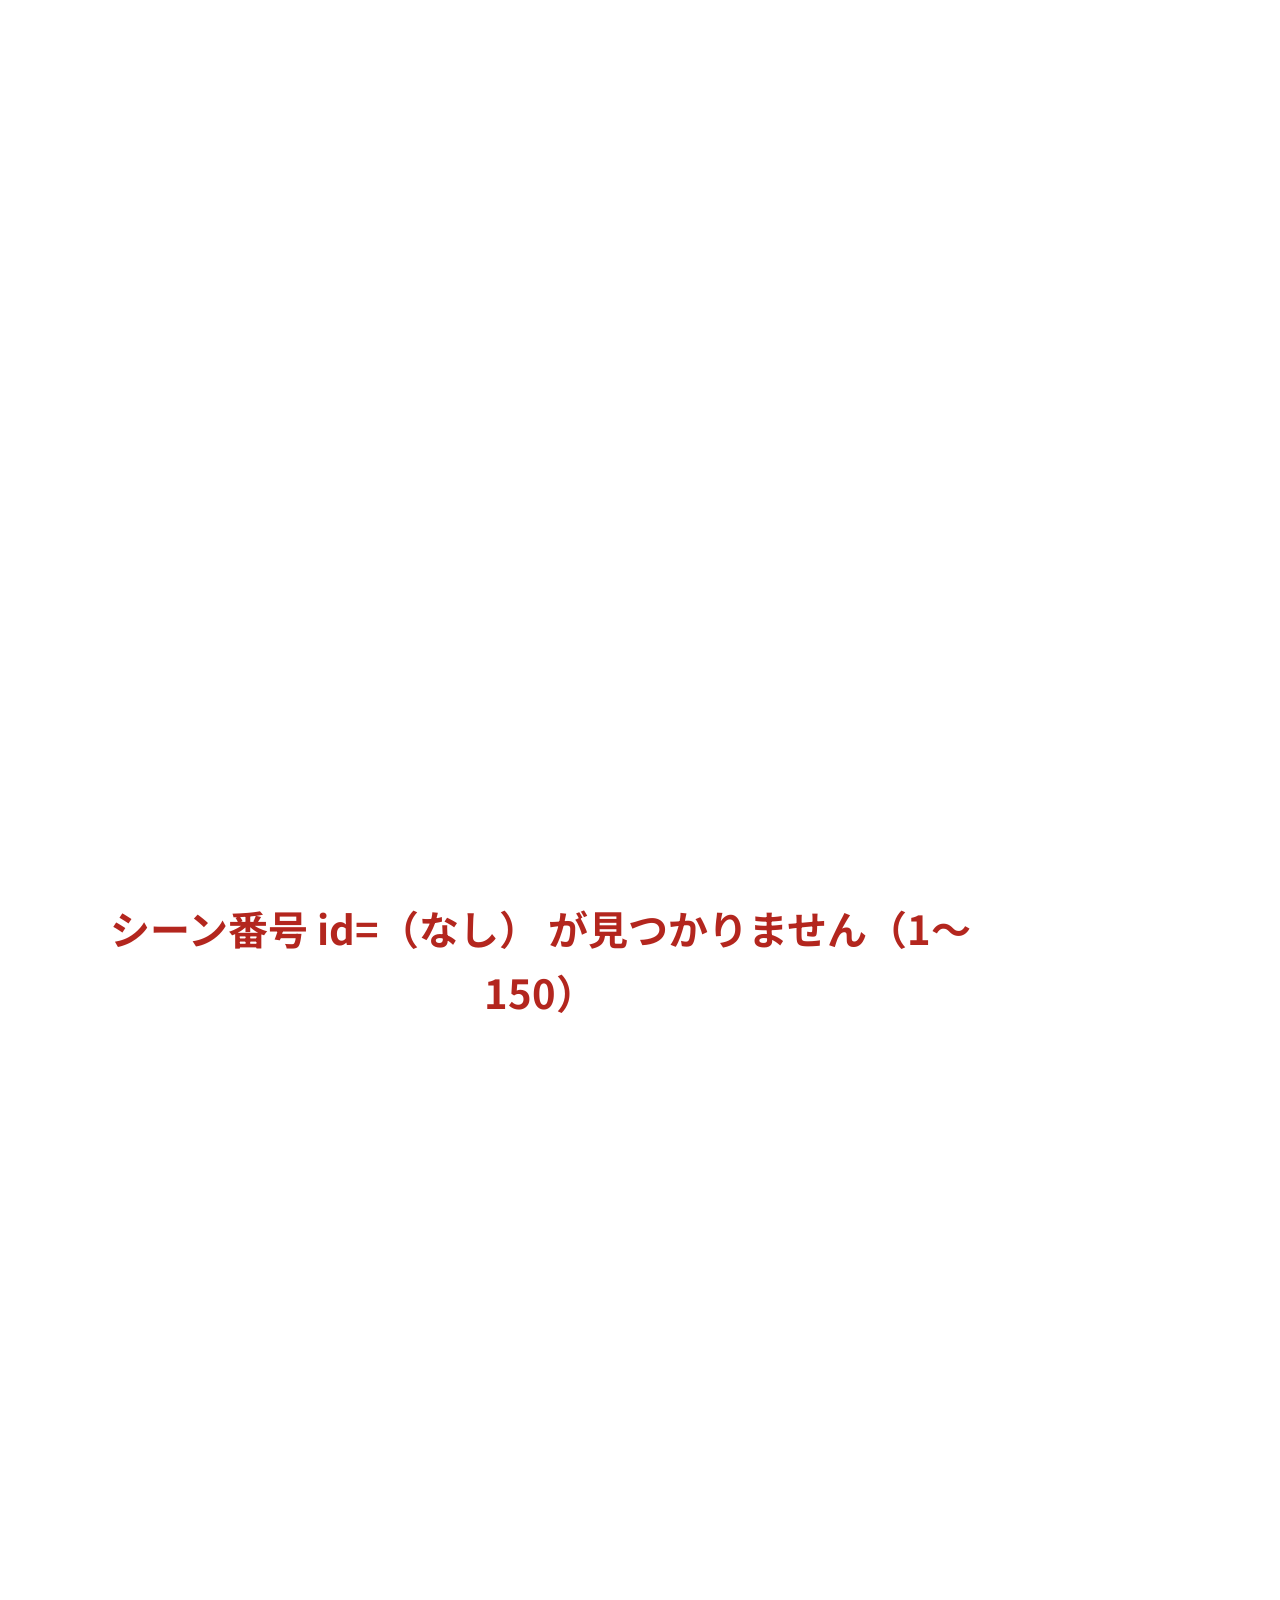
<file: render.html>
<!doctype html>
<html lang="ja"><head><meta charset="utf-8">
<title>モーション書き出し</title>
<!--
  1シーンだけを 1080×1920 で再生する書き出し用ページ。
  render.html?id=19&pal=reel&bg=transparent&text={"value":5000,"unit":"人"}
    id    シーン番号（必須）
    pal   パレット名（glowup / reel など）か、7色のHEXを「bg,ink,surf,onSurf,acc,onAcc,sub」の順にカンマ区切り
    bg    palette（既定）/ transparent（透過）/ green（グリーンバック #00FF00）
    text  差し替え文言（JSON。キーはシーンの props の名前）
    scale 縮小率（0.3〜1、既定1）  y 中心の高さ（画面に対する割合、既定0.5）
    capture=1  書き出し用（時計を止め、window.__seek(ms) で1コマずつ進める）
-->
<link rel="preconnect" href="https://fonts.googleapis.com">
<link href="https://fonts.googleapis.com/css2?family=Inter:wght@400;600;800&family=JetBrains+Mono:wght@400;600&family=Noto+Sans+JP:wght@400;500;700;900&display=swap" rel="stylesheet">
<script src="src/clock.js"></script>
<style>
  html, body { margin: 0; background: transparent; }
  body { width: 1080px; height: 1920px; overflow: hidden; position: relative; }
  body.green { background: #00FF00; }
  #stage { position: absolute; left: 0; top: 0; width: 1080px; transform-origin: 50% 50%; }
  #stage.clear { background: transparent; }
  #err { position: absolute; inset: 0; display: grid; place-items: center; font: 700 40px/1.6 "Noto Sans JP", sans-serif; color: #B3261E; background: #fff; padding: 80px; text-align: center; }
</style>
</head>
<body>
<div class="stage" id="stage"></div>
<link rel="stylesheet" href="src/core.css">
<script src="src/core.js"></script>
<script src="src/scenes/01-meter.js"></script>
<script src="src/scenes/02-graph.js"></script>
<script src="src/scenes/03-list.js"></script>
<script src="src/scenes/04-flow.js"></script>
<script src="src/scenes/05-terminal.js"></script>
<script src="src/scenes/06-chat.js"></script>
<script src="src/scenes/07-title.js"></script>
<script src="src/scenes/08-logo.js"></script>
<script src="src/scenes/09-icon.js"></script>
<script src="src/scenes/10-hook.js"></script>
<script src="src/index.js"></script>
<script>
(() => {
  const P = new URLSearchParams(location.search);
  const stage = document.getElementById("stage");
  const fail = msg => { document.body.insertAdjacentHTML("beforeend", `<div id="err">${msg}</div>`); window.__error = msg; };

  const id = parseInt(P.get("id") || "", 10);
  const s = SCENES.find(x => x.id === id);
  if (!s) return fail(`シーン番号 id=${P.get("id") ?? "（なし）"} が見つかりません（1〜${SCENES.length}）`);

  /* パレット：名前 or 7色 */
  let pal = PALETTES[s.pal];
  const pv = (P.get("pal") || "").trim();
  if (pv) {
    if (PALETTES[pv]) pal = PALETTES[pv];
    else {
      const hex = pv.split(/[\s,]+/).filter(Boolean).map(h => h.replace(/^#?/, "#").toUpperCase());
      if (hex.length !== 7 || !hex.every(h => /^#[0-9A-F]{6}$/.test(h)))
        return fail(`pal=${pv} は使えません。パレット名（${Object.keys(PALETTES).join(" / ")}）か、7色のHEXを指定してください`);
      pal = Object.fromEntries(ROLES.map(([k], i) => [k, hex[i]]));
    }
  }
  applyPal(stage, pal);

  /* 背景 */
  const bg = P.get("bg") || "palette";
  if (bg === "transparent" || bg === "green") stage.classList.add("clear");
  if (bg === "green") document.body.classList.add("green");

  /* 位置と大きさ（人物動画に重ねるとき用） */
  const scale = Math.min(1, Math.max(.3, parseFloat(P.get("scale") || "1")));
  const y = parseFloat(P.get("y") || ".5");
  stage.style.transform = `translateY(${(y - .5) * 1920}px) scale(${scale})`;

  /* 差し替え文言 */
  let text = {};
  if (P.get("text")) {
    try { text = JSON.parse(P.get("text")); }
    catch (e) { return fail("text の JSON が読めません：" + e.message); }
    const unknown = Object.keys(text).filter(k => !(s.props && k in s.props));
    if (unknown.length) console.warn(`#${s.id} に無い props:`, unknown, "使えるもの:", Object.keys(s.props || {}));
  }

  const capture = /[?&]capture=1\b/.test(location.search);
  window.__scene = { id: s.id, name: s.name, loop: s.loop, props: sceneProps(s) };
  window.__mount = () => {           // 書き出し側から呼ぶ：置き直して、その時刻を返す
    window.__reset && window.__reset();
    mount(stage, s, text);
    window.__clockStart && window.__clockStart();
    return performance.now();
  };
  if (capture) { window.__mount(); return; }
  const loop = () => { mount(stage, s, text); setTimeout(loop, s.loop); };
  loop();
})();
</script>
</body></html>
</file>
<file: src/core.css>
/* モーション辞典：舞台（9:16）と共通アニメーション。辞典と書き出しの両方で読む */
/* ===== stage (9:16) ===== */
.stage{position:relative;aspect-ratio:9/16;container-type:inline-size;overflow:hidden;background:var(--bg);color:var(--ink);font-family:"Noto Sans JP","Inter",sans-serif}
.stage *{box-sizing:border-box}
.center{position:absolute;inset:0;display:flex;flex-direction:column;align-items:center;justify-content:center}

/* 001 meter ring */
.s-ring svg{width:62cqw;height:62cqw;transform:rotate(-90deg)}
.s-ring .track{fill:none;stroke:var(--surf);stroke-width:9}
.s-ring .val{fill:none;stroke:var(--acc);stroke-width:9;stroke-linecap:round;stroke-dasharray:283;stroke-dashoffset:283;animation:ringFill 1.8s cubic-bezier(.2,.8,.2,1) .4s forwards}
@keyframes ringFill{to{stroke-dashoffset:var(--off)}}
.s-ring .num{position:absolute;top:50%;left:50%;transform:translate(-50%,-62%);font-family:Inter;font-weight:800;font-size:15cqw;letter-spacing:-.03em}
.s-ring .num small{font-size:7cqw;margin-left:.5cqw}
.s-ring .lbl{margin-top:7cqw;font-weight:700;font-size:5.4cqw;opacity:0;animation:fadeUp .6s ease 1.6s forwards}
@keyframes fadeUp{from{opacity:0;transform:translateY(3cqw)}to{opacity:1;transform:none}}
@keyframes pop{0%{opacity:0;transform:scale(.6)}70%{transform:scale(1.06)}100%{opacity:1;transform:scale(1)}}

/* 002 bar graph */
.s-bar .ttl{font-weight:700;font-size:5cqw;color:var(--ink);opacity:.8}
.s-bar .big{font-family:Inter;font-weight:800;font-size:16cqw;letter-spacing:-.03em;margin:1cqw 0 8cqw;color:var(--ink)}
.s-bar .big small{font-family:"Noto Sans JP";font-size:6.5cqw;font-weight:900;margin-left:1cqw}
.s-bar .chart{display:flex;align-items:flex-end;gap:5cqw;height:58cqw;padding-bottom:1cqw;border-bottom:.6cqw solid var(--ink)}
.s-bar .col{display:flex;flex-direction:column;align-items:center;gap:2cqw}
.s-bar .b{width:11cqw;height:var(--h);border-radius:2cqw 2cqw 0 0;background:var(--sub);transform-origin:bottom;transform:scaleY(0);animation:grow .9s cubic-bezier(.2,.9,.2,1) forwards;animation-delay:var(--d)}
.s-bar .b.hi{background:var(--acc)}
.s-bar .m{position:absolute;bottom:-7cqw;font-size:3.6cqw;font-weight:700;color:var(--ink);opacity:.7}
.s-bar .col{position:relative}
@keyframes grow{to{transform:scaleY(1)}}

/* 003 terminal */
.s-term .win{width:82cqw;border-radius:3cqw;background:var(--surf);box-shadow:0 4cqw 10cqw rgba(0,0,0,.35);overflow:hidden;opacity:0;animation:pop .5s cubic-bezier(.2,.8,.2,1) .2s forwards}
.s-term .top{display:flex;gap:1.6cqw;padding:3cqw 3.5cqw;background:rgba(0,0,0,.18)}
.s-term .top i{width:2.6cqw;height:2.6cqw;border-radius:50%;background:var(--sub);opacity:.6}
.s-term .top i:first-child{background:var(--acc);opacity:1}
.s-term .body{padding:4.5cqw 4.5cqw 6cqw;font-family:"JetBrains Mono",monospace;font-size:3.9cqw;line-height:1.9;color:var(--onSurf);min-height:44cqw}
.s-term .pr{color:var(--acc)}
.s-term .ln{opacity:0}
.s-term .ok{color:var(--sub)}
.s-term .cur{display:inline-block;width:2cqw;height:4.4cqw;background:var(--acc);vertical-align:-0.8cqw;animation:blink 1s steps(1) infinite}
@keyframes blink{50%{opacity:0}}

/* 004 title */
.s-title .lab{font-family:Inter;font-weight:800;font-size:3.6cqw;letter-spacing:.3em;color:var(--acc);margin-bottom:5cqw;opacity:0;animation:fadeUp .5s ease .2s forwards}
.s-title .line{overflow:hidden;line-height:1.15}
.s-title .line span{display:inline-block;font-weight:900;font-size:14cqw;letter-spacing:.02em;transform:translateY(110%);animation:rise .7s cubic-bezier(.2,.9,.2,1) forwards}
.s-title .line:nth-child(2) span{animation-delay:.5s}
.s-title .line:nth-child(3) span{animation-delay:.7s;color:var(--acc)}
.s-title .ul{height:1.6cqw;width:56cqw;background:var(--acc);margin-top:5cqw;transform:scaleX(0);transform-origin:left;animation:sweep .7s cubic-bezier(.7,0,.2,1) 1.2s forwards}
.s-title .tag2{margin-top:6cqw;padding:2cqw 5cqw;border-radius:999px;background:var(--surf);color:var(--onSurf);font-weight:700;font-size:4cqw;opacity:0;animation:pop .5s ease 1.7s forwards}
@keyframes rise{to{transform:none}}
@keyframes sweep{to{transform:scaleX(1)}}

/* 005 chat */
.s-chat{justify-content:flex-start;padding:16cqw 6cqw 0;gap:4cqw}
.s-chat .head{align-self:stretch;display:flex;align-items:center;gap:3cqw;margin-bottom:4cqw;opacity:0;animation:fadeUp .4s ease .1s forwards}
.s-chat .av{width:10cqw;height:10cqw;border-radius:50%;background:var(--acc);color:var(--onAcc);display:grid;place-items:center;font-weight:900;font-size:4.5cqw}
.s-chat .nm{font-weight:700;font-size:4.4cqw}
.s-chat .nm small{display:block;font-weight:400;font-size:3cqw;opacity:.6}
.s-chat .msg{max-width:72cqw;padding:3.4cqw 4.5cqw;border-radius:5cqw;font-size:4.3cqw;line-height:1.5;font-weight:700;opacity:0;transform-origin:left bottom;animation:pop .45s cubic-bezier(.2,.8,.2,1) forwards;animation-delay:var(--d)}
.s-chat .l{align-self:flex-start;background:var(--surf);color:var(--onSurf);border-bottom-left-radius:1cqw}
.s-chat .r{align-self:flex-end;background:var(--acc);color:var(--onAcc);border-bottom-right-radius:1cqw;transform-origin:right bottom}
.s-chat .typing{display:flex;gap:1.4cqw;padding:4cqw 5cqw}
.s-chat .typing i{width:2cqw;height:2cqw;border-radius:50%;background:var(--onSurf);animation:dot 1s ease infinite}
.s-chat .typing i:nth-child(2){animation-delay:.15s}.s-chat .typing i:nth-child(3){animation-delay:.3s}
@keyframes dot{0%,60%,100%{transform:none;opacity:.4}30%{transform:translateY(-1.4cqw);opacity:1}}

/* 006 checklist */
.s-list{align-items:stretch;padding:0 9cqw;gap:3.6cqw}
.s-list .h{font-weight:900;font-size:7cqw;margin-bottom:3cqw;opacity:0;animation:fadeUp .5s ease .1s forwards}
.s-list .h b{color:var(--acc)}
.s-list .it{display:flex;align-items:center;gap:3.5cqw;padding:3.6cqw 4cqw;border-radius:3cqw;background:var(--surf);color:var(--onSurf);font-weight:700;font-size:4.4cqw;opacity:0;transform:translateX(-12cqw);animation:slideIn .5s cubic-bezier(.2,.9,.2,1) forwards;animation-delay:var(--d)}
.s-list .bx{flex:none;width:6.5cqw;height:6.5cqw;border-radius:1.6cqw;border:.7cqw solid var(--sub);display:grid;place-items:center;position:relative}
.s-list .bx::after{content:"";position:absolute;inset:-.7cqw;border-radius:1.6cqw;background:var(--acc);transform:scale(0);animation:pop .35s ease forwards;animation-delay:calc(var(--d) + .5s)}
.s-list .bx svg{position:relative;z-index:1;width:4.4cqw;stroke:var(--onAcc);stroke-width:3.4;fill:none;stroke-dasharray:24;stroke-dashoffset:24;animation:draw .3s ease forwards;animation-delay:calc(var(--d) + .75s)}
@keyframes slideIn{to{opacity:1;transform:none}}
@keyframes draw{to{stroke-dashoffset:0}}

/* 007 flow */
.s-flow{gap:0}
.s-flow .ttl{font-weight:900;font-size:6.4cqw;margin-bottom:9cqw;opacity:0;animation:fadeUp .5s ease .1s forwards}
.s-flow .nd{width:66cqw;padding:4.4cqw;border-radius:3.5cqw;border:.6cqw solid var(--sub);background:var(--surf);color:var(--onSurf);display:flex;gap:3.5cqw;align-items:center;font-weight:700;font-size:4.4cqw;opacity:0;animation:pop .45s cubic-bezier(.2,.8,.2,1) forwards;animation-delay:var(--d)}
.s-flow .nd i{flex:none;font-style:normal;width:8cqw;height:8cqw;border-radius:50%;background:var(--sub);color:var(--bg);display:grid;place-items:center;font-family:Inter;font-weight:800;font-size:4cqw}
.s-flow .nd.on{border-color:var(--acc)}
.s-flow .nd.on i{background:var(--acc);color:var(--onAcc)}
.s-flow .ln{width:.8cqw;height:9cqw;background:repeating-linear-gradient(var(--sub) 0 1.4cqw,transparent 1.4cqw 2.6cqw);transform:scaleY(0);transform-origin:top;animation:grow .4s ease forwards;animation-delay:var(--d)}
.s-flow .nd.hl{animation:pop .45s cubic-bezier(.2,.8,.2,1) forwards, glow 1.2s ease 2.4s infinite;animation-delay:var(--d),2.4s}
@keyframes glow{0%,100%{box-shadow:0 0 0 0 var(--acc)}50%{box-shadow:0 0 0 1.6cqw transparent}}

/* 008 logo */
.s-logo .mark{width:30cqw;height:30cqw;position:relative}
.s-logo .mark i{position:absolute;inset:0;border-radius:50%;transform:scale(0);animation:pop .6s cubic-bezier(.2,.8,.2,1) forwards}
.s-logo .mark i:nth-child(1){background:var(--sub);animation-delay:.2s}
.s-logo .mark i:nth-child(2){background:var(--surf);inset:14% 14% 14% 14%;animation-delay:.38s}
.s-logo .mark i:nth-child(3){background:var(--acc);inset:30%;animation-delay:.56s}
.s-logo .word{margin-top:7cqw;display:flex;font-family:Inter;font-weight:800;font-size:10cqw;letter-spacing:.06em;color:var(--ink)}
.s-logo .word span{opacity:0;transform:translateY(5cqw);animation:slideIn .45s cubic-bezier(.2,.9,.2,1) forwards;animation-delay:var(--d)}
.s-logo .tagl{margin-top:3cqw;font-size:3.6cqw;letter-spacing:.35em;color:var(--acc);font-weight:700;opacity:0;animation:fadeUp .5s ease 1.6s forwards}

/* 009 icons */
.s-icon .g{display:grid;grid-template-columns:repeat(3,22cqw);gap:4.5cqw}
.s-icon .t{aspect-ratio:1;border-radius:5cqw;background:var(--surf);display:grid;place-items:center;transform:scale(0) rotate(-20deg);animation:bounceIn .6s cubic-bezier(.3,1.6,.5,1) forwards;animation-delay:var(--d)}
.s-icon .t.a{background:var(--acc)}
.s-icon .t svg{width:10cqw;height:10cqw;fill:none;stroke:var(--onSurf);stroke-width:2.2;stroke-linecap:round;stroke-linejoin:round}
.s-icon .t.a svg{stroke:var(--onAcc)}
.s-icon .cap{margin-top:8cqw;font-weight:900;font-size:6cqw;opacity:0;animation:fadeUp .5s ease 1.5s forwards}
@keyframes bounceIn{to{transform:none}}

/* 010 hook */
.s-hook .q{font-family:Inter;font-weight:800;font-size:30cqw;color:var(--acc);line-height:1;transform:scale(3);opacity:0;animation:punch .45s cubic-bezier(.2,.9,.2,1) .15s forwards, shake .5s ease .6s 1}
.s-hook .ring{position:absolute;width:60cqw;height:60cqw;border-radius:50%;border:1.4cqw solid var(--acc);top:50%;left:50%;margin:-48cqw 0 0 -30cqw;opacity:0;animation:burst .8s ease-out .5s forwards}
.s-hook .l1{margin-top:6cqw;font-weight:900;font-size:9.5cqw;color:var(--ink);opacity:0;animation:punch .4s cubic-bezier(.2,.9,.2,1) .9s forwards}
.s-hook .l1 b{background:var(--surf);color:var(--onSurf);padding:0 2cqw;border-radius:1.5cqw}
.s-hook .l2{margin-top:4cqw;font-weight:700;font-size:4.6cqw;color:var(--ink);opacity:0;animation:fadeUp .5s ease 1.5s forwards}
@keyframes punch{from{opacity:0;transform:scale(2.4)}to{opacity:1;transform:scale(1)}}
@keyframes shake{0%,100%{transform:none}20%{transform:translateX(-3cqw) rotate(-4deg)}40%{transform:translateX(3cqw) rotate(4deg)}60%{transform:translateX(-2cqw)}80%{transform:translateX(2cqw)}}
@keyframes burst{0%{opacity:.9;transform:scale(.3)}100%{opacity:0;transform:scale(1.6)}}

/* ===== scene utilities (scoped to .stage) ===== */
.stage .a{animation:var(--an,fadeUp) var(--du,.6s) var(--ez,cubic-bezier(.2,.8,.2,1)) var(--d,0s) both}
.stage .fu{--an:fadeUp}.stage .pp{--an:pop}.stage .sl{--an:slideL}.stage .sr{--an:slideR}.stage .zi{--an:zoomIn}.stage .zo{--an:zoomOut}
.stage .bi{--an:blurIn}.stage .dp{--an:dropIn;--ez:cubic-bezier(.3,1.45,.5,1)}.stage .fi{--an:fadeIn}.stage .fx{--an:flipIn}.stage .su{--an:slideUp}
.stage .sp{--an:spinIn}.stage .sd{--an:slideDown}.stage .bo{--an:bounceUp;--ez:cubic-bezier(.3,1.6,.5,1)}
.stage .gy{transform-origin:bottom;animation:growY var(--du,.8s) cubic-bezier(.2,.9,.2,1) var(--d,0s) both}
.stage .gx{transform-origin:left;animation:growX var(--du,.8s) cubic-bezier(.2,.9,.2,1) var(--d,0s) both}
.stage .dw{stroke-dasharray:100;animation:drawIn var(--du,1s) cubic-bezier(.6,0,.2,1) var(--d,0s) both}
.stage .flt{animation:floatY 2.4s ease-in-out infinite}
.stage .pulse{animation:pulse 1.2s ease-in-out infinite}
.stage .spin{animation:spin 1s linear infinite}
.stage .fc{display:flex;flex-direction:column;align-items:center}
.stage .fr{display:flex;align-items:center}
.stage .h1{font-weight:900;font-size:11cqw;line-height:1.2;letter-spacing:.01em}
.stage .h2{font-weight:900;font-size:7cqw;line-height:1.3}
.stage .h3{font-weight:700;font-size:5cqw;line-height:1.4}
.stage .sm{font-weight:700;font-size:3.6cqw;line-height:1.5}
.stage .en{font-family:Inter,sans-serif;font-weight:800;letter-spacing:-.02em;font-variant-numeric:tabular-nums}
.stage .mono{font-family:"JetBrains Mono",monospace}
.stage .ac{color:var(--acc)}.stage .sb{color:var(--sub)}.stage .ik{color:var(--ink)}
.stage .bxs{background:var(--surf);color:var(--onSurf)}.stage .bxa{background:var(--acc);color:var(--onAcc)}
.stage .r{border-radius:3cqw}.stage .rr{border-radius:999px}.stage .pad{padding:4cqw}
.stage .ib{display:inline-block}
@keyframes slideL{from{opacity:0;transform:translateX(-16cqw)}to{opacity:1;transform:none}}
@keyframes slideR{from{opacity:0;transform:translateX(16cqw)}to{opacity:1;transform:none}}
@keyframes slideUp{from{opacity:0;transform:translateY(105%)}to{opacity:1;transform:none}}
@keyframes slideDown{from{opacity:0;transform:translateY(-30cqw)}to{opacity:1;transform:none}}
@keyframes zoomIn{from{opacity:0;transform:scale(1.9)}to{opacity:1;transform:none}}
@keyframes zoomOut{from{opacity:0;transform:scale(.3)}to{opacity:1;transform:none}}
@keyframes blurIn{from{opacity:0;filter:blur(3cqw);transform:scale(1.08)}to{opacity:1;filter:none;transform:none}}
@keyframes dropIn{from{opacity:0;transform:translateY(-40cqw)}to{opacity:1;transform:none}}
@keyframes bounceUp{from{opacity:0;transform:translateY(20cqw) scale(.8)}to{opacity:1;transform:none}}
@keyframes fadeIn{from{opacity:0}to{opacity:1}}
@keyframes flipIn{from{opacity:0;transform:perspective(120cqw) rotateX(90deg)}to{opacity:1;transform:none}}
@keyframes spinIn{from{opacity:0;transform:rotate(-200deg) scale(.2)}to{opacity:1;transform:none}}
@keyframes growY{from{transform:scaleY(0)}to{transform:none}}
@keyframes growX{from{transform:scaleX(0)}to{transform:none}}
@keyframes drawIn{from{stroke-dashoffset:100}to{stroke-dashoffset:0}}
@keyframes floatY{0%,100%{transform:translateY(0)}50%{transform:translateY(-2.4cqw)}}
@keyframes pulse{0%,100%{transform:scale(1)}50%{transform:scale(1.08)}}
@keyframes spin{to{transform:rotate(360deg)}}
.stage .dwp{stroke-dasharray:100;stroke-dashoffset:var(--o,0);animation:drawP var(--du,1s) cubic-bezier(.6,0,.2,1) var(--d,0s) both}
@keyframes drawP{from{stroke-dashoffset:100}}
.stage svg .a{transform-box:fill-box;transform-origin:center}
.stage .tw{width:88cqw;border-radius:3cqw;background:var(--surf);color:var(--onSurf);overflow:hidden;box-shadow:0 4cqw 10cqw rgba(0,0,0,.28)}
.stage .tw .tb{display:flex;gap:1.6cqw;align-items:center;padding:2.6cqw 3.5cqw;background:rgba(0,0,0,.18);font-family:"JetBrains Mono",monospace;font-size:2.8cqw}
.stage .tw .tb i{width:2.4cqw;height:2.4cqw;border-radius:50%;background:var(--sub);flex:none}
.stage .tw .tb i:first-child{background:var(--acc)}
.stage .tw .cb{padding:4cqw;font-family:"JetBrains Mono",monospace;font-size:3.9cqw;line-height:1.8;min-height:40cqw}
.stage .tw .cb>div{white-space:pre;min-height:1.85em}
.stage .cu{display:inline-block;width:1.8cqw;height:4cqw;background:var(--acc);vertical-align:-.7cqw;animation:blink 1s steps(1) infinite}
.stage .hid{opacity:0}
.stage .chat{position:absolute;inset:0;display:flex;flex-direction:column;justify-content:center;gap:3cqw;padding:0 7cqw}
.stage .bbl{max-width:70cqw;padding:3.2cqw 4.4cqw;border-radius:5cqw;font-weight:700;font-size:4.2cqw;line-height:1.5}
.stage .bl{align-self:flex-start;background:var(--surf);color:var(--onSurf);border-bottom-left-radius:1cqw;transform-origin:left bottom}
.stage .bR{align-self:flex-end;background:var(--acc);color:var(--onAcc);border-bottom-right-radius:1cqw;transform-origin:right bottom}
.stage .avt{width:10cqw;height:10cqw;border-radius:50%;display:grid;place-items:center;font-weight:900;font-size:4.4cqw;flex:none}
.stage .dots{display:inline-flex;gap:1.4cqw}.stage .dots i{width:2cqw;height:2cqw;border-radius:50%;background:currentColor;animation:dot 1s ease infinite}.stage .dots i:nth-child(2){animation-delay:.15s}.stage .dots i:nth-child(3){animation-delay:.3s}
</file>
